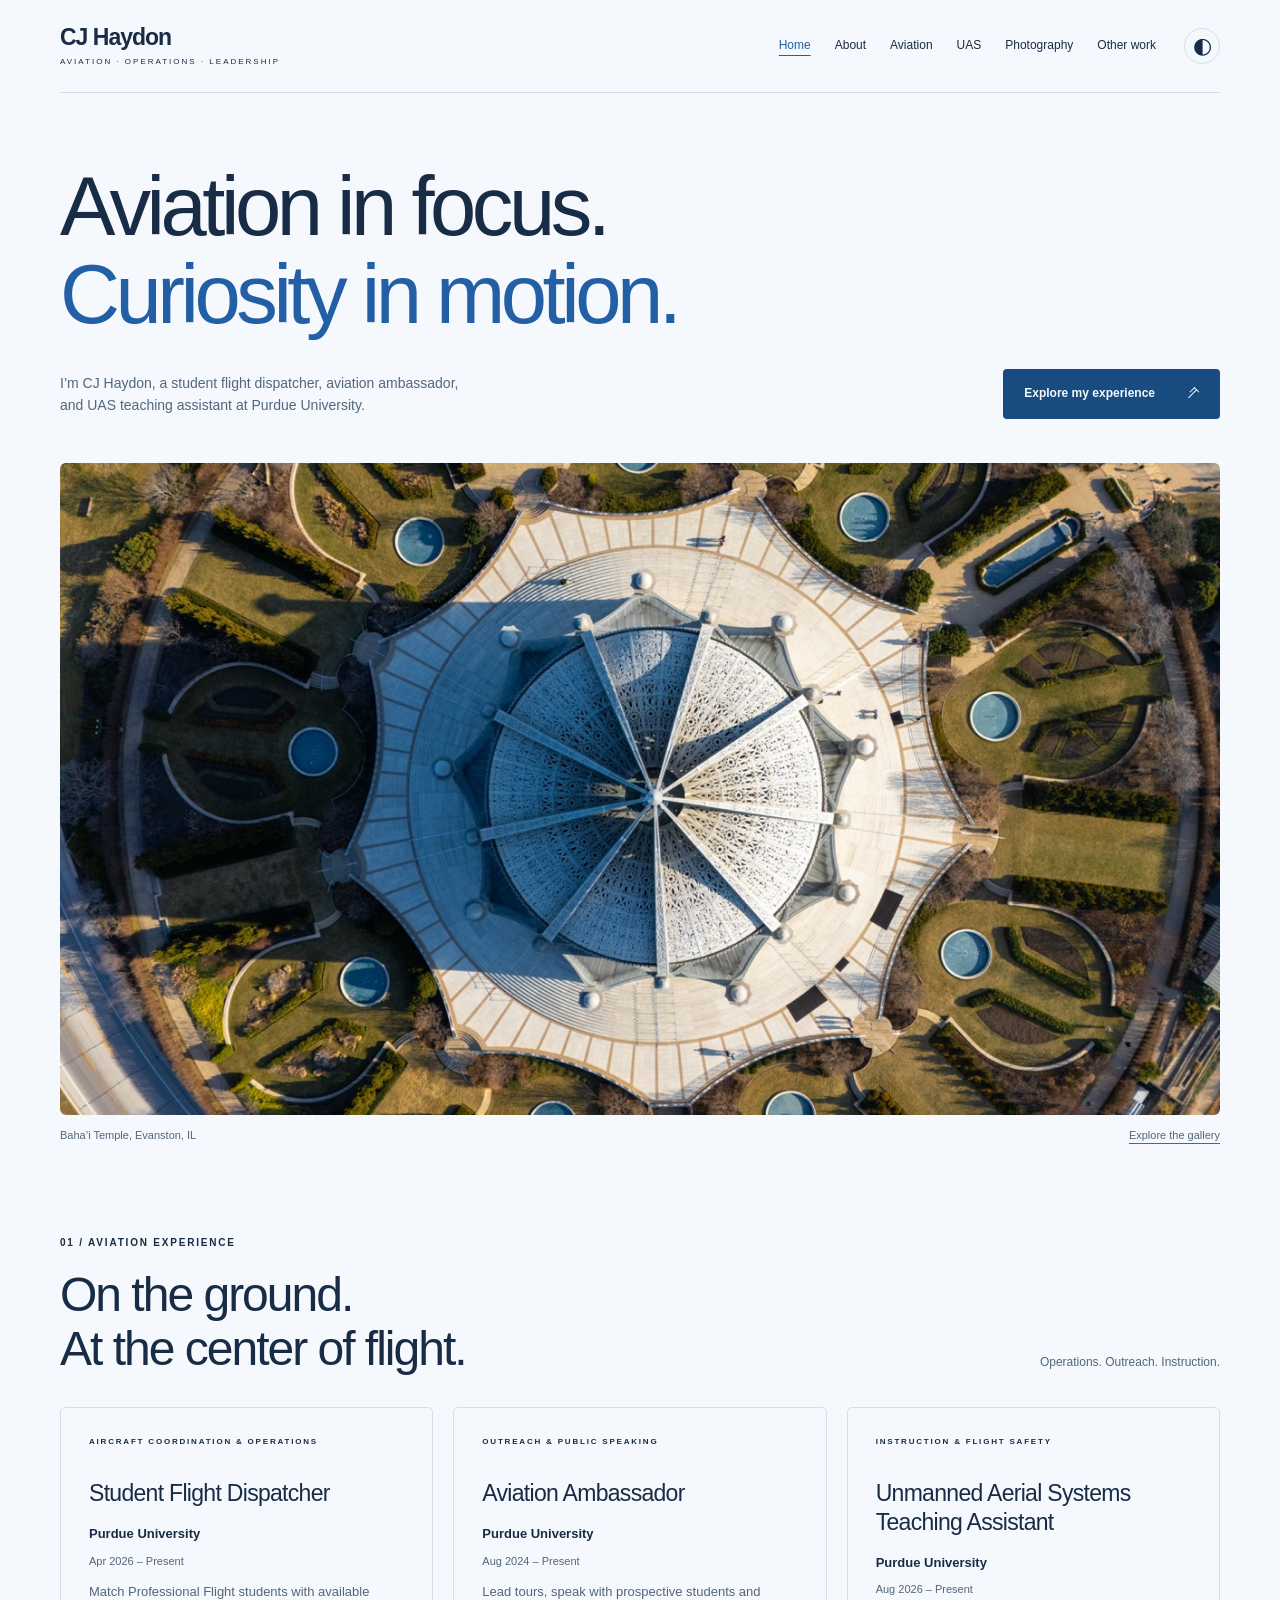
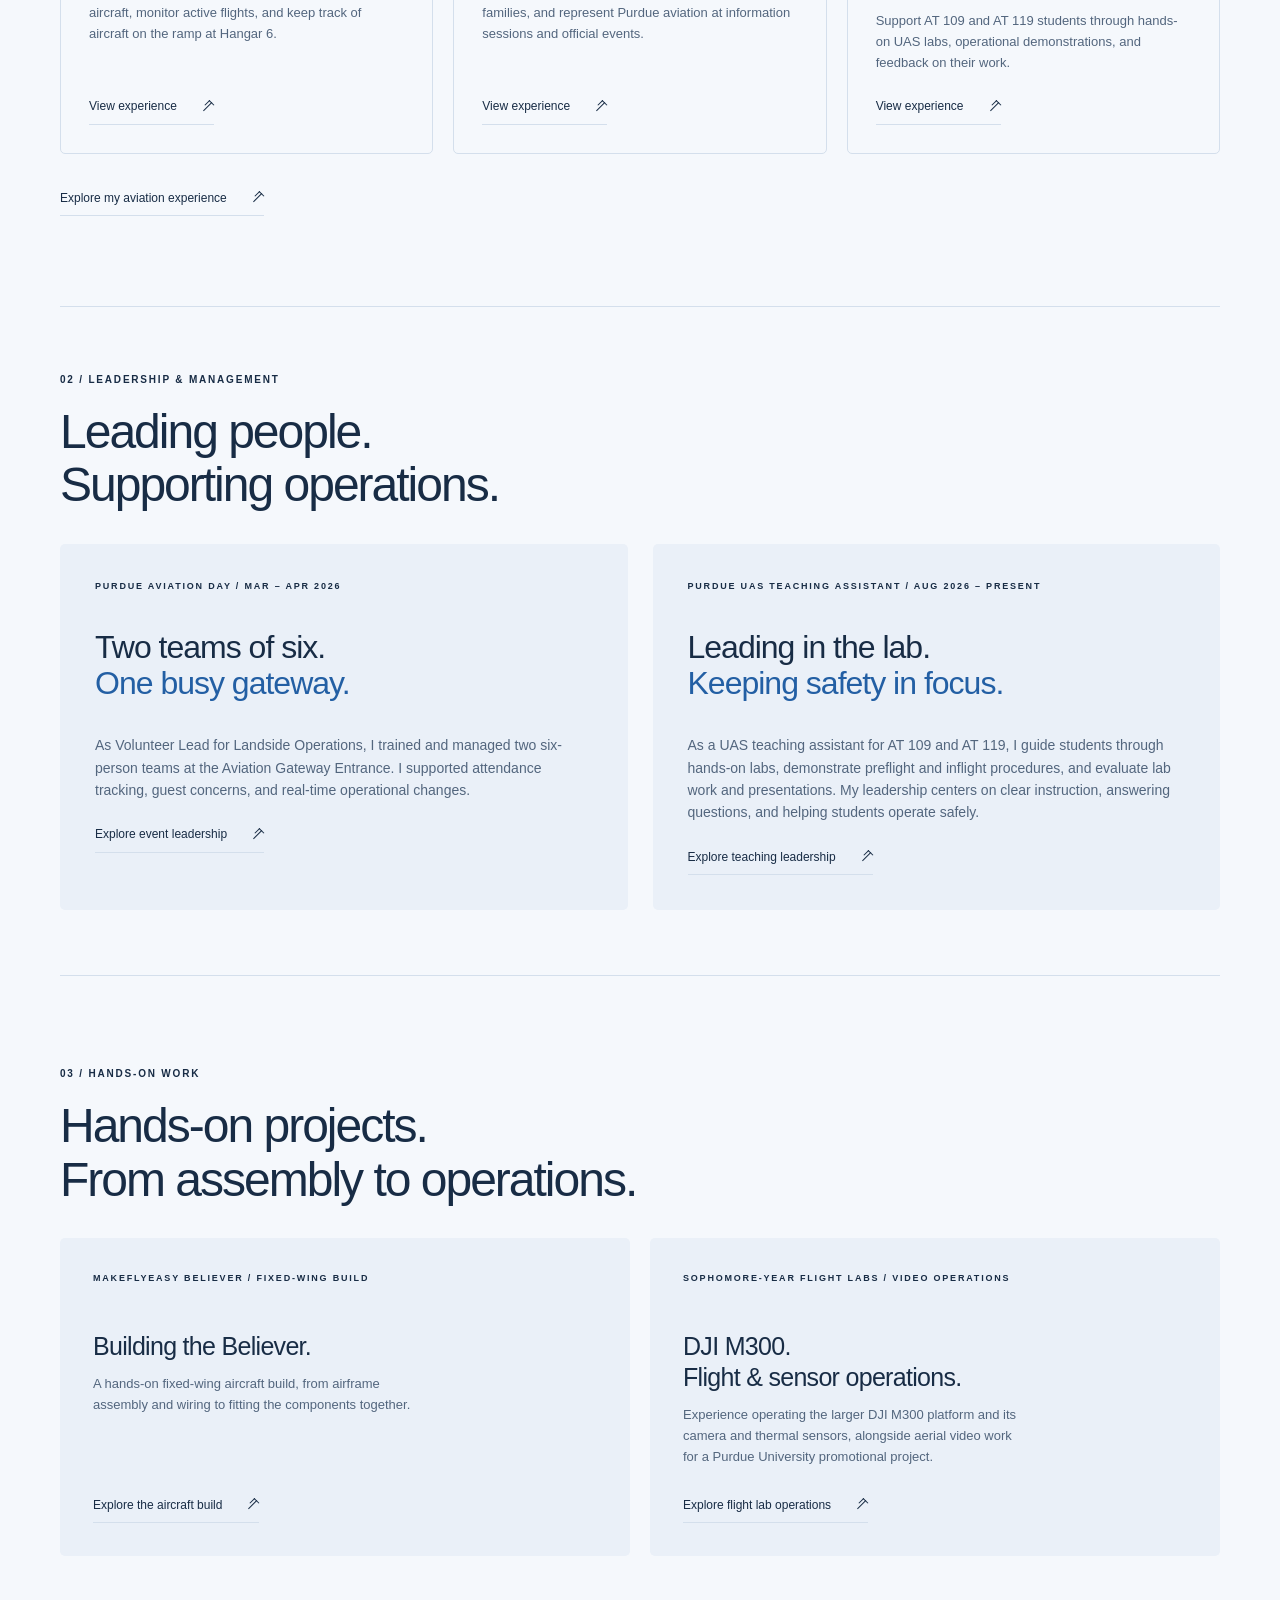
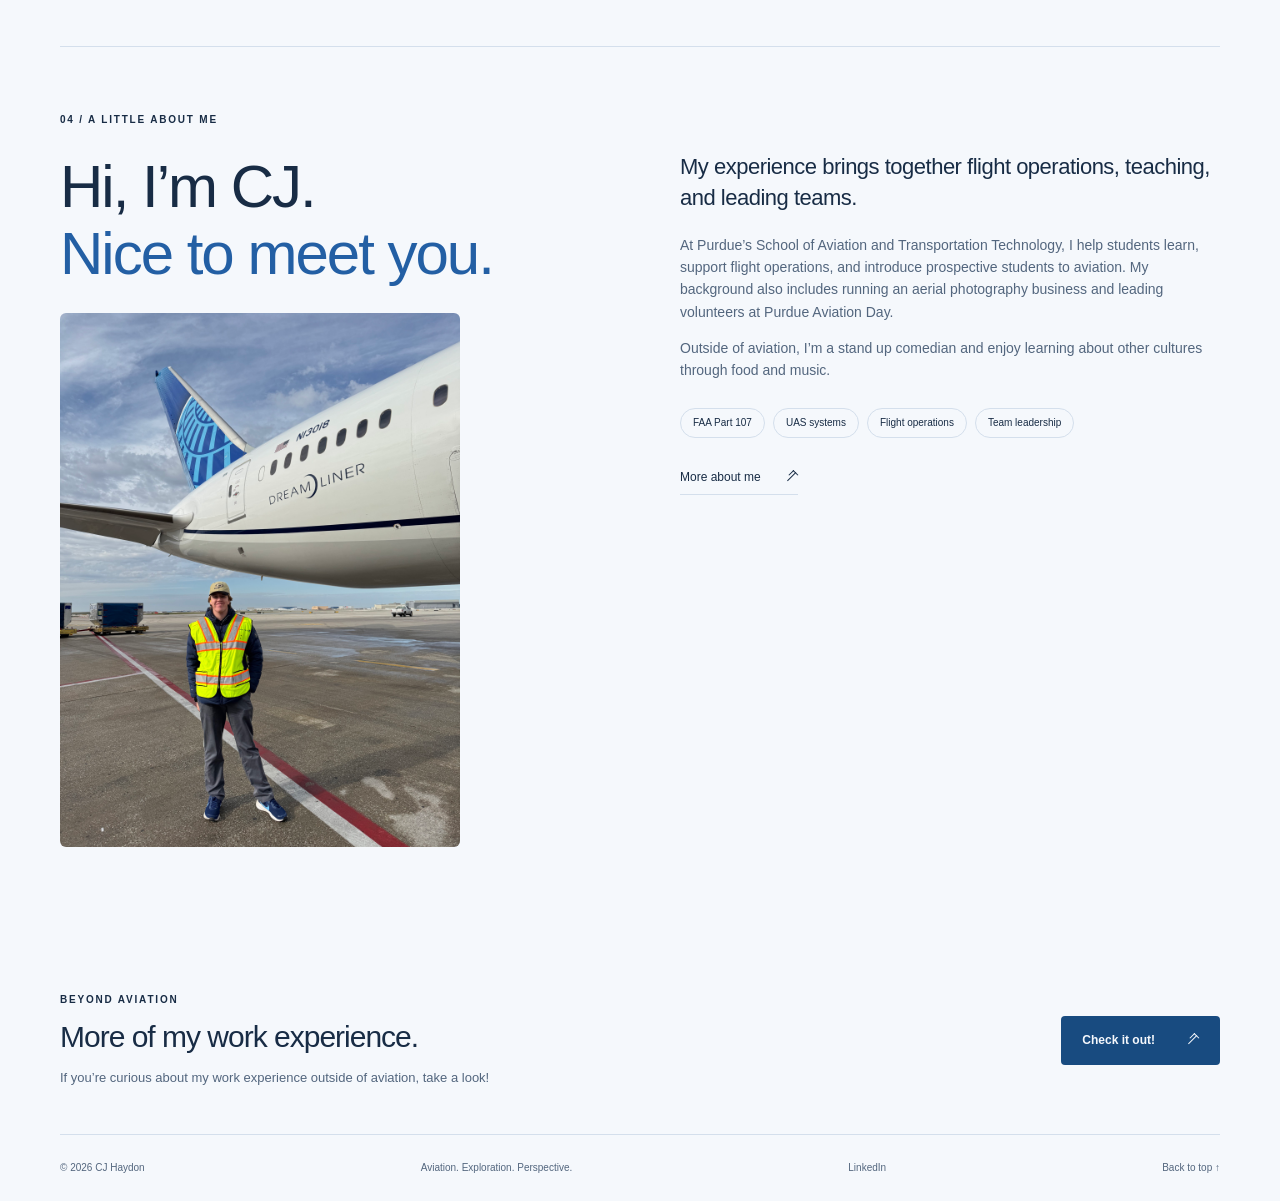
<file: index.html>
<!doctype html>
<html lang="en" data-theme="light">
  <head>
    <meta charset="UTF-8" />
    <meta name="viewport" content="width=device-width, initial-scale=1" />
    <meta
      name="description"
      content="CJ Haydon: aviation operations, UAS instruction, student flight dispatch, team leadership, and aerial photography."
    />
    <meta name="color-scheme" content="light dark" />
    <title>Aviation &amp; leadership — CJ Haydon</title>
    <link rel="icon" href="./favicon.svg" type="image/svg+xml" />
    <link rel="stylesheet" href="./styles.css" />
    <script src="./script.js" defer></script>
  </head>
  <body>
    <a class="skip-link" href="#main">Skip to content</a>
    <header class="site-header wrap">
      <a class="wordmark" href="./index.html" aria-label="CJ Haydon, home"
        >CJ Haydon<span>Aviation · Operations · Leadership</span></a
      >
      <nav aria-label="Main navigation">
        <a href="./index.html" aria-current="page">Home</a
        ><a href="./about.html">About</a><a href="./aviation.html">Aviation</a
        ><a href="./uas.html">UAS</a><a href="./photography.html">Photography</a
        ><a href="./experience.html">Other work</a>
      </nav>
      <button
        class="theme-toggle"
        type="button"
        aria-label="Use dark theme"
        aria-pressed="false"
        hidden
      >
        <span aria-hidden="true">◐</span>
      </button>
    </header>
    <main id="main">
      <section class="hero wrap" aria-labelledby="hero-title">
        <h1 id="hero-title">
          Aviation in focus.<br /><span>Curiosity in motion.</span>
        </h1>
        <div class="hero-bottom">
          <p>
            I’m CJ Haydon, a student flight dispatcher, aviation ambassador,<br
              class="desktop-break"
            />
            and UAS teaching assistant at Purdue University.
          </p>
          <a class="button" href="#experience"
            >Explore my experience<span class="arrow" aria-hidden="true"></span
          ></a>
        </div>
        <figure class="hero-photo">
          <a
            href="./photography.html#garden-geometry"
            aria-label="Explore CJ Haydon’s aerial photography, featuring Baha’i Temple, Evanston, IL"
          >
            <img
              src="./assets/photography/garden-geometry.jpg"
              width="1280"
              height="720"
              fetchpriority="high"
              alt="Overhead view of an ornate circular pavilion surrounded by symmetrical gardens and round pools."
            />
          </a>
          <figcaption>
            <span>Baha’i Temple, Evanston, IL</span
            ><a href="./photography.html">Explore the gallery</a>
          </figcaption>
        </figure>
      </section>
      <section
        class="section wrap"
        id="experience"
        aria-labelledby="experience-title"
      >
        <div class="section-heading">
          <div>
            <p class="eyebrow">01 / Aviation experience</p>
            <h2 id="experience-title">
              On the ground.<br />At the center of flight.
            </h2>
          </div>
          <p>Operations. Outreach. Instruction.</p>
        </div>
        <div class="featured-roles">
          <a class="role-card" href="./aviation.html#flight-dispatcher"
            ><p class="eyebrow">Aircraft coordination & operations</p>
            <h3>Student Flight Dispatcher</h3>
            <p class="role-organization">Purdue University</p>
            <p class="role-date">Apr 2026 – Present</p>
            <p class="role-summary">
              Match Professional Flight students with available aircraft,
              monitor active flights, and keep track of aircraft on the ramp at
              Hangar 6.
            </p>
            <span class="text-link"
              >View experience
              <span class="arrow" aria-hidden="true"></span></span
          ></a>
          <a class="role-card" href="./aviation.html#aviation-ambassador"
            ><p class="eyebrow">Outreach & public speaking</p>
            <h3>Aviation Ambassador</h3>
            <p class="role-organization">Purdue University</p>
            <p class="role-date">Aug 2024 – Present</p>
            <p class="role-summary">
              Lead tours, speak with prospective students and families, and
              represent Purdue aviation at information sessions and official
              events.
            </p>
            <span class="text-link"
              >View experience
              <span class="arrow" aria-hidden="true"></span></span
          ></a>
          <a class="role-card" href="./aviation.html#teaching-assistant"
            ><p class="eyebrow">Instruction & flight safety</p>
            <h3>Unmanned Aerial Systems Teaching Assistant</h3>
            <p class="role-organization">Purdue University</p>
            <p class="role-date">Aug 2026 – Present</p>
            <p class="role-summary">
              Support AT 109 and AT 119 students through hands-on UAS labs,
              operational demonstrations, and feedback on their work.
            </p>
            <span class="text-link"
              >View experience
              <span class="arrow" aria-hidden="true"></span></span
          ></a>
        </div>
        <div class="section-action">
          <a class="text-link" href="./aviation.html"
            >Explore my aviation experience<span
              class="arrow"
              aria-hidden="true"
            ></span
          ></a>
        </div>
      </section>
      <section
        class="leadership-section wrap"
        aria-labelledby="leadership-title"
      >
        <div class="section-heading">
          <div>
            <p class="eyebrow">02 / Leadership & management</p>
            <h2 id="leadership-title">
              Leading people.<br />Supporting operations.
            </h2>
          </div>
        </div>
        <div class="leadership-grid">
          <article class="leadership-card">
            <p class="eyebrow">Purdue Aviation Day / Mar – Apr 2026</p>
            <h3>Two teams of six.<br /><span>One busy gateway.</span></h3>
            <p>
              As Volunteer Lead for Landside Operations, I trained and managed
              two six-person teams at the Aviation Gateway Entrance. I supported
              attendance tracking, guest concerns, and real-time operational
              changes.
            </p>
            <a class="text-link" href="./aviation.html#landside-lead"
              >Explore event leadership<span
                class="arrow"
                aria-hidden="true"
              ></span
            ></a>
          </article>
          <article class="leadership-card">
            <p class="eyebrow">
              Purdue UAS Teaching Assistant / Aug 2026 – Present
            </p>
            <h3>
              Leading in the lab.<br /><span>Keeping safety in focus.</span>
            </h3>
            <p>
              As a UAS teaching assistant for AT 109 and AT 119, I guide
              students through hands-on labs, demonstrate preflight and inflight
              procedures, and evaluate lab work and presentations. My leadership
              centers on clear instruction, answering questions, and helping
              students operate safely.
            </p>
            <a class="text-link" href="./aviation.html#teaching-assistant"
              >Explore teaching leadership<span
                class="arrow"
                aria-hidden="true"
              ></span
            ></a>
          </article>
        </div>
      </section>
      <section class="section wrap" aria-labelledby="projects-title">
        <div class="section-heading">
          <div>
            <p class="eyebrow">03 / Hands-on work</p>
            <h2 id="projects-title">
              Hands-on projects.<br />From assembly to operations.
            </h2>
          </div>
        </div>
        <div class="collection-grid">
          <a class="collection-card" href="./uas.html#believer"
            ><span class="eyebrow"
              >MakeFlyEasy Believer / Fixed-wing build</span
            >
            <h3>Building the Believer.</h3>
            <p>
              A hands-on fixed-wing aircraft build, from airframe assembly and
              wiring to fitting the components together.
            </p>
            <span class="text-link"
              >Explore the aircraft build
              <span class="arrow" aria-hidden="true"></span></span
          ></a>
          <a class="collection-card" href="./uas.html#flight-labs"
            ><span class="eyebrow"
              >Sophomore-year flight labs / Video operations</span
            >
            <h3>DJI M300.<br />Flight & sensor operations.</h3>
            <p>
              Experience operating the larger DJI M300 platform and its camera
              and thermal sensors, alongside aerial video work for a Purdue
              University promotional project.
            </p>
            <span class="text-link"
              >Explore flight lab operations
              <span class="arrow" aria-hidden="true"></span></span
          ></a>
        </div>
      </section>
      <section class="about-section wrap" aria-labelledby="about-title">
        <div>
          <p class="eyebrow">04 / A little about me</p>
          <h2 id="about-title">
            Hi, I’m CJ.<br /><span>Nice to meet you.</span>
          </h2>
          <img
            class="about-portrait"
            src="./assets/cj-haydon-dreamliner.jpg"
            width="1920"
            height="2560"
            loading="lazy"
            decoding="async"
            alt="CJ Haydon wearing a high-visibility vest on an airport apron beside a United Dreamliner."
          />
        </div>
        <div class="about-copy">
          <p class="about-lead">
            My experience brings together flight operations, teaching, and
            leading teams.
          </p>
          <p>
            At Purdue’s School of Aviation and Transportation Technology, I help
            students learn, support flight operations, and introduce prospective
            students to aviation. My background also includes running an aerial
            photography business and leading volunteers at Purdue Aviation Day.
          </p>
          <p>
            Outside of aviation, I’m a stand up comedian and enjoy learning
            about other cultures through food and music.
          </p>
          <div class="interest-list">
            <span>FAA Part 107</span><span>UAS systems</span
            ><span>Flight operations</span><span>Team leadership</span>
          </div>
          <a class="text-link" href="./about.html"
            >More about me<span class="arrow" aria-hidden="true"></span
          ></a>
        </div>
      </section>
      <section class="other-experience-link wrap">
        <div>
          <p class="eyebrow">Beyond aviation</p>
          <h2>More of my work experience.</h2>
          <p>
            If you’re curious about my work experience outside of aviation, take
            a look!
          </p>
        </div>
        <a class="button" href="./experience.html"
          >Check it out!<span class="arrow" aria-hidden="true"></span
        ></a>
      </section>
    </main>
    <footer class="site-footer wrap">
      <span>© <span id="year">2026</span> CJ Haydon</span
      ><span>Aviation. Exploration. Perspective.</span
      ><a
        href="https://www.linkedin.com/in/christopherjhaydon"
        target="_blank"
        rel="noopener noreferrer"
        >LinkedIn</a
      ><a href="#main">Back to top ↑</a>
    </footer>
  </body>
</html>
</file>
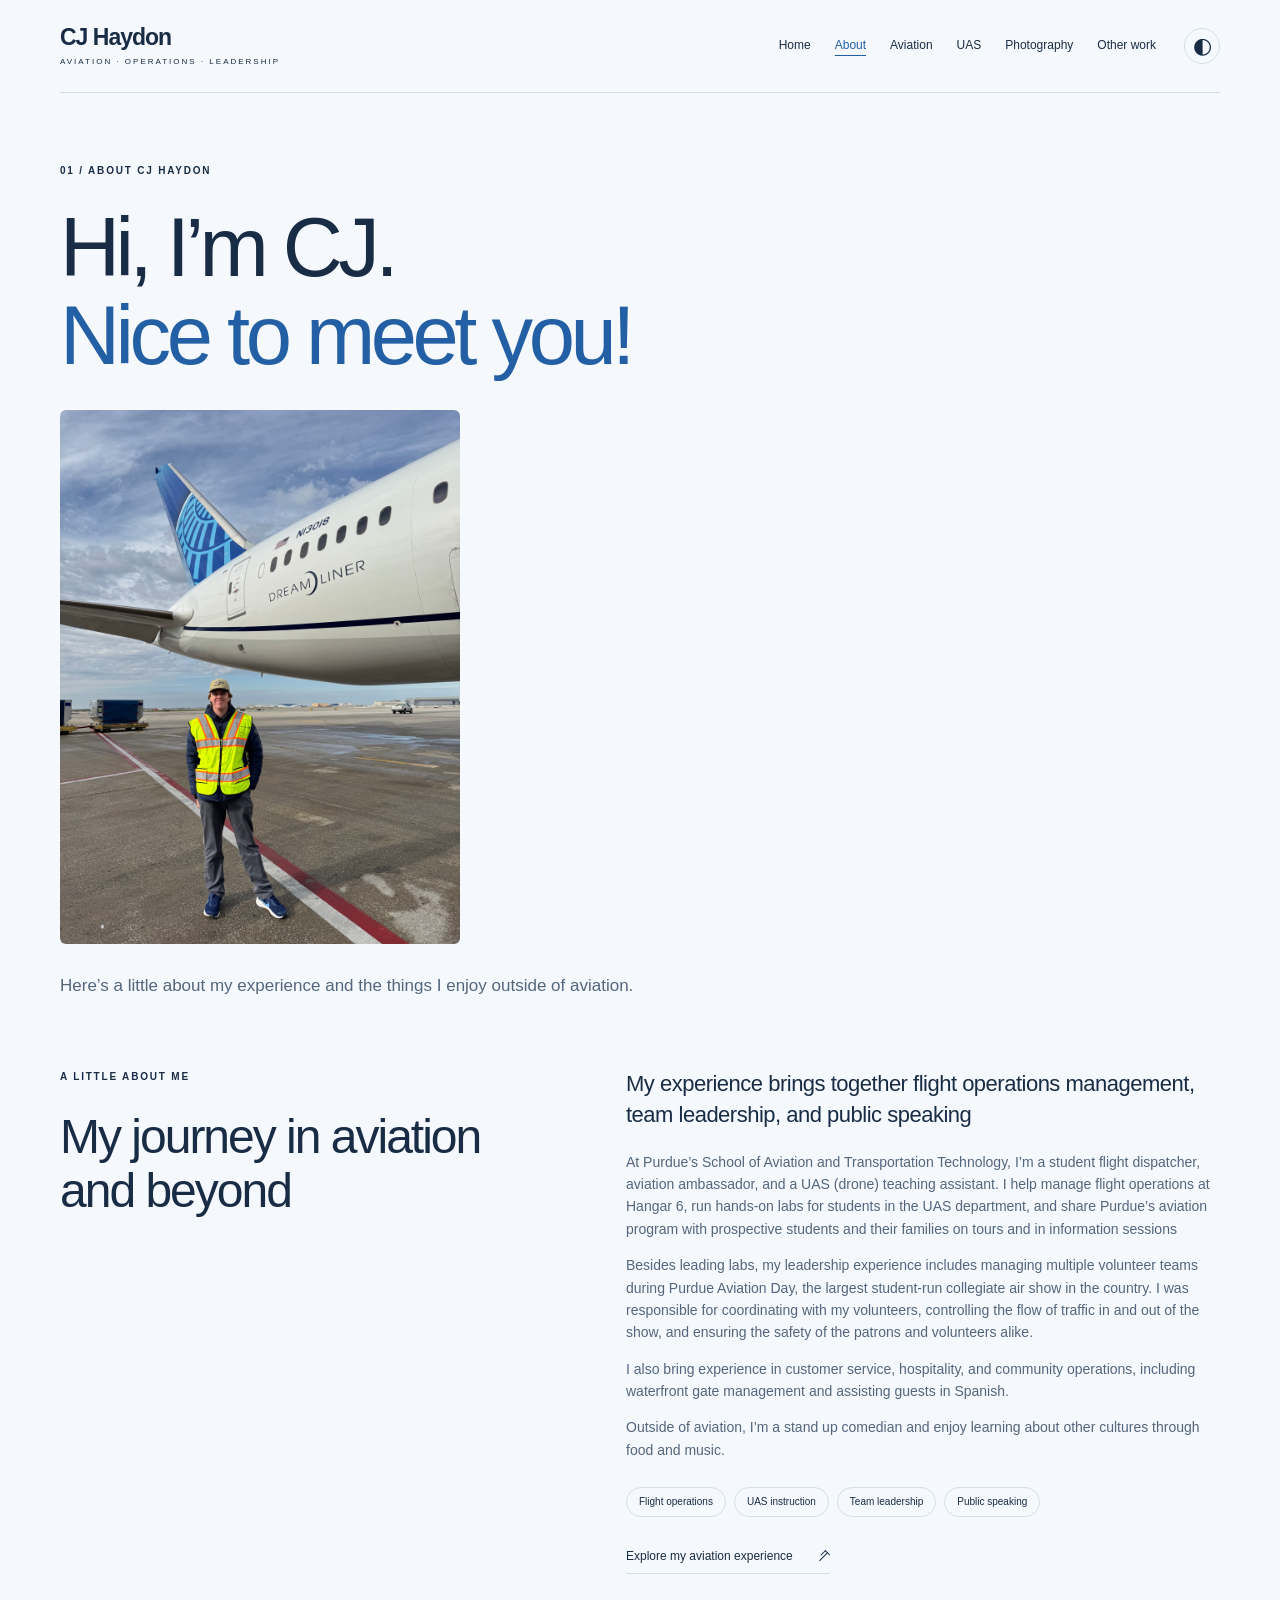
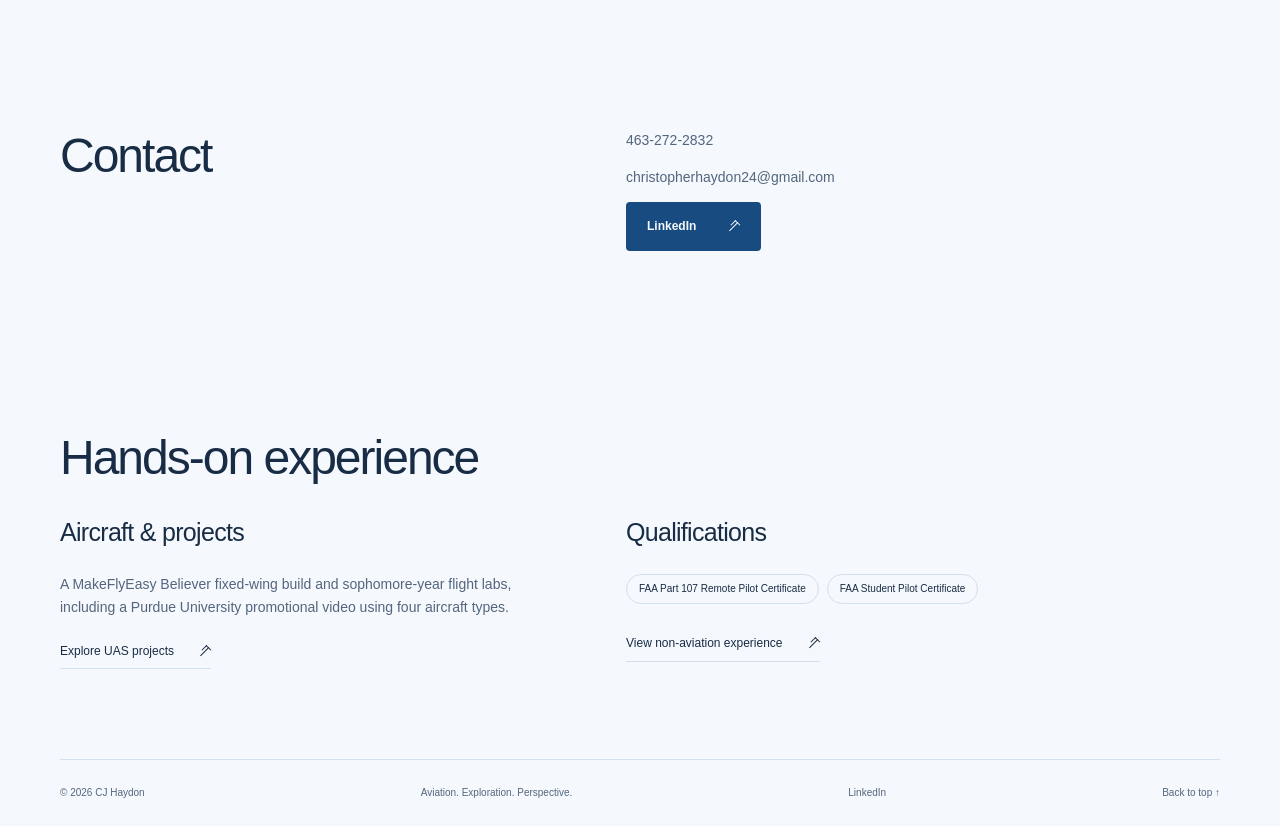
<file: about.html>
<!doctype html>
<html lang="en" data-theme="light">
  <head>
    <meta charset="UTF-8" />
    <meta name="viewport" content="width=device-width, initial-scale=1" />
    <meta
      name="description"
      content="Meet CJ Haydon: UAS teaching assistant, student flight dispatcher, aviation ambassador, volunteer lead, and aerial photography business owner."
    />
    <meta name="color-scheme" content="light dark" />
    <title>About — CJ Haydon</title>
    <link rel="icon" href="./favicon.svg" type="image/svg+xml" />
    <link rel="stylesheet" href="./styles.css" />
    <script src="./script.js" defer></script>
  </head>
  <body>
    <a class="skip-link" href="#main">Skip to content</a>
    <header class="site-header wrap">
      <a class="wordmark" href="./index.html" aria-label="CJ Haydon, home"
        >CJ Haydon<span>Aviation · Operations · Leadership</span></a
      >
      <nav aria-label="Main navigation">
        <a href="./index.html">Home</a
        ><a href="./about.html" aria-current="page">About</a
        ><a href="./aviation.html">Aviation</a><a href="./uas.html">UAS</a
        ><a href="./photography.html">Photography</a
        ><a href="./experience.html">Other work</a>
      </nav>
      <button
        class="theme-toggle"
        type="button"
        aria-label="Use dark theme"
        aria-pressed="false"
        hidden
      >
        <span aria-hidden="true">◐</span>
      </button>
    </header>
    <main id="main">
      <section class="page-intro wrap">
        <p class="eyebrow">01 / About CJ Haydon</p>
        <h1>Hi, I’m CJ.<br /><span>Nice to meet you!</span></h1>
        <img
          class="about-portrait"
          src="./assets/cj-haydon-dreamliner.jpg"
          width="1920"
          height="2560"
          decoding="async"
          alt="CJ Haydon wearing a high-visibility vest on an airport apron beside a United Dreamliner."
        />
        <p class="page-lead">
          Here’s a little about my experience and the things I enjoy outside of
          aviation.
        </p>
      </section>
      <section class="story-grid wrap section-after-intro">
        <div>
          <p class="eyebrow">A little about me</p>
          <h2>My journey in aviation and beyond</h2>
        </div>
        <div class="prose">
          <p class="about-lead">
            My experience brings together flight operations management, team leadership, and public speaking
          </p>
          <p>
            At Purdue’s School of Aviation and Transportation Technology, I’m a student flight dispatcher, aviation ambassador, and a UAS (drone) teaching assistant. I help manage flight operations at Hangar 6, run hands-on labs for students in the UAS department, and share Purdue’s aviation program with prospective students and their families on tours and in information sessions
          </p>
          <p>
            Besides leading labs, my leadership experience includes managing multiple volunteer teams during Purdue Aviation Day, the largest student-run collegiate air show in the country. I was responsible for coordinating with my volunteers, controlling the flow of traffic in and out of the show, and ensuring the safety of the patrons and volunteers alike.
          </p>
          <p>
            I also bring experience in customer service, hospitality, and
            community operations, including waterfront gate management and
            assisting guests in Spanish.
          </p>
          <p>
            Outside of aviation, I’m a stand up comedian and enjoy learning
            about other cultures through food and music.
          </p>
          <div class="interest-list">
            <span>Flight operations</span><span>UAS instruction</span
            ><span>Team leadership</span><span>Public speaking</span>
          </div>
          <a class="text-link" href="./aviation.html"
            >Explore my aviation experience<span
              class="arrow"
              aria-hidden="true"
            ></span
          ></a>
        </div>
      </section>
      <section class="story-grid section wrap" id="contact" aria-labelledby="contact-title">
        <div>
          <h2 id="contact-title">Contact</h2>
        </div>
        <div class="prose">
          <p><a href="tel:+14632722832">463-272-2832</a></p>
          <p><a href="mailto:christopherhaydon24@gmail.com">christopherhaydon24@gmail.com</a></p>
          <a
            class="button"
            href="https://www.linkedin.com/in/christopherjhaydon"
            target="_blank"
            rel="noopener noreferrer"
            >LinkedIn<span class="arrow" aria-hidden="true"></span
          ></a>
        </div>
      </section>
      <section class="section wrap">
        <div class="section-heading">
          <div>
            <h2>Hands-on experience</h2>
          </div>
        </div>
        <div class="story-grid">
          <div>
            <h3>Aircraft & projects</h3>
            <p class="muted-copy">
              A MakeFlyEasy Believer fixed-wing build and sophomore-year flight
              labs, including a Purdue University promotional video using four
              aircraft types.
            </p>
            <a class="text-link" href="./uas.html"
              >Explore UAS projects<span class="arrow" aria-hidden="true"></span
            ></a>
          </div>
          <div>
            <h3>Qualifications</h3>
            <div class="interest-list">
              <span>FAA Part 107 Remote Pilot Certificate</span
              ><span>FAA Student Pilot Certificate</span>
            </div>
            <a class="text-link" href="./experience.html"
              >View non-aviation experience<span
                class="arrow"
                aria-hidden="true"
              ></span
            ></a>
          </div>
        </div>
      </section>
    </main>
    <footer class="site-footer wrap">
      <span>© <span id="year">2026</span> CJ Haydon</span
      ><span>Aviation. Exploration. Perspective.</span
      ><a
        href="https://www.linkedin.com/in/christopherjhaydon"
        target="_blank"
        rel="noopener noreferrer"
        >LinkedIn</a
      ><a href="#main">Back to top ↑</a>
    </footer>
  </body>
</html>
</file>
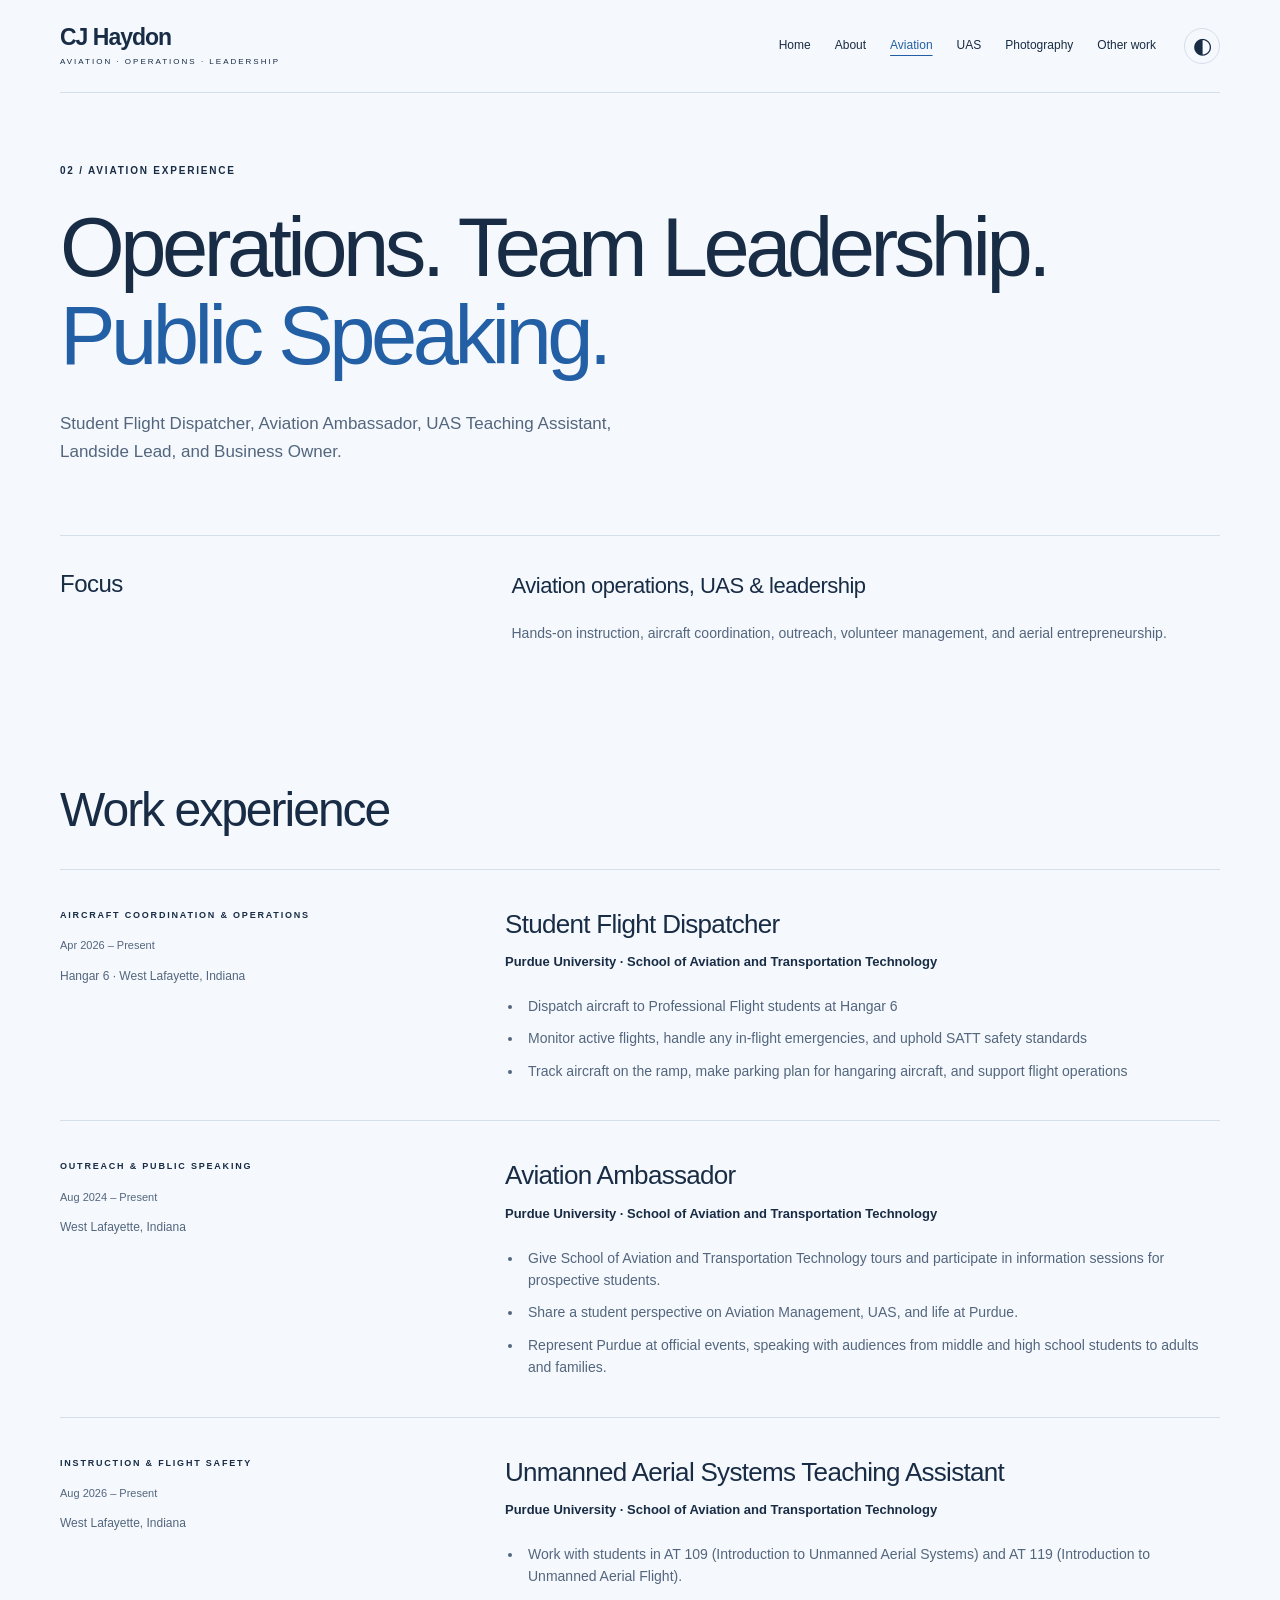
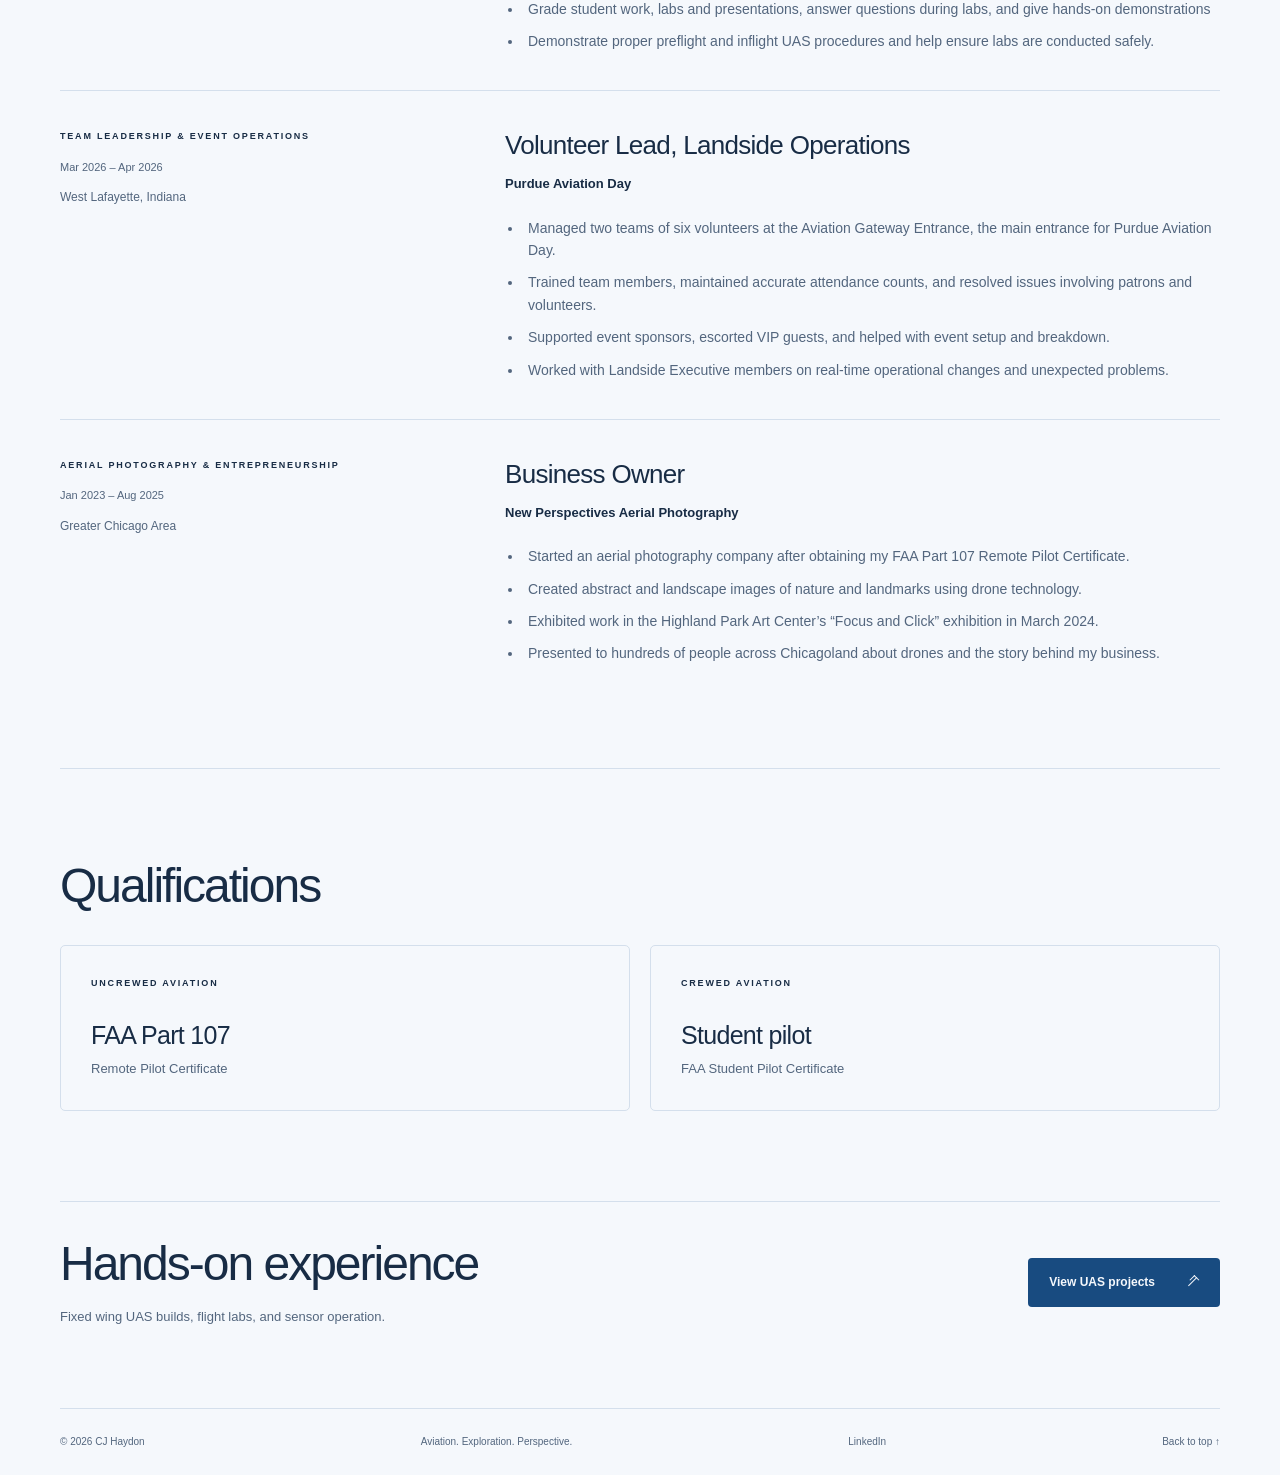
<file: aviation.html>
<!doctype html>
<html lang="en" data-theme="light">
  <head>
    <meta charset="UTF-8" />
    <meta name="viewport" content="width=device-width, initial-scale=1" />
    <meta
      name="description"
      content="CJ Haydon’s aviation experience at Purdue University, flight operations, UAS teaching, volunteer leadership, and aerial photography business."
    />
    <meta name="color-scheme" content="light dark" />
    <title>Aviation experience — CJ Haydon</title>
    <link rel="icon" href="./favicon.svg" type="image/svg+xml" />
    <link rel="stylesheet" href="./styles.css" />
    <script src="./script.js" defer></script>
  </head>
  <body>
    <a class="skip-link" href="#main">Skip to content</a>
    <header class="site-header wrap">
      <a class="wordmark" href="./index.html" aria-label="CJ Haydon, home"
        >CJ Haydon<span>Aviation · Operations · Leadership</span></a
      >
      <nav aria-label="Main navigation">
        <a href="./index.html">Home</a><a href="./about.html">About</a
        ><a href="./aviation.html" aria-current="page">Aviation</a
        ><a href="./uas.html">UAS</a><a href="./photography.html">Photography</a
        ><a href="./experience.html">Other work</a>
      </nav>
      <button
        class="theme-toggle"
        type="button"
        aria-label="Use dark theme"
        aria-pressed="false"
        hidden
      >
        <span aria-hidden="true">◐</span>
      </button>
    </header>
    <main id="main">
      <section class="page-intro wrap">
        <p class="eyebrow">02 / Aviation experience</p>
        <h1>Operations. Team Leadership.<br /><span>Public Speaking.</span></h1>
        <p class="page-lead">
          Student Flight Dispatcher, Aviation Ambassador, UAS Teaching
          Assistant, Landside Lead, and Business Owner.
        </p>
      </section>
      <section
        class="wrap section-after-intro"
        aria-label="Aviation focus"
      >
        <div class="resume-row">
          <h2>Focus</h2>
          <div>
            <p class="about-lead">Aviation operations, UAS & leadership</p>
            <p>
              Hands-on instruction, aircraft coordination, outreach, volunteer
              management, and aerial entrepreneurship.
            </p>
          </div>
        </div>
      </section>
      <section
        class="wrap section-after-intro"
        aria-labelledby="aviation-roles-title"
      >
        <div class="section-heading">
          <div>
            <h2 id="aviation-roles-title">Work experience</h2>
          </div>
        </div>
        <div class="experience-timeline" aria-label="Aviation roles">
          <article class="experience-entry" id="flight-dispatcher">
            <div class="experience-meta">
              <p class="eyebrow">Aircraft coordination & operations</p>
              <p class="role-date">Apr 2026 – Present</p>
              <p class="role-location">Hangar 6 · West Lafayette, Indiana</p>
            </div>
            <div class="experience-copy">
              <h3>Student Flight Dispatcher</h3>
              <p class="role-organization">
                Purdue University · School of Aviation and Transportation
                Technology
              </p>
              <ul class="experience-bullets">
                <li>
                  Dispatch aircraft to Professional Flight students at Hangar 6
                </li>
                <li>
                  Monitor active flights, handle any in-flight emergencies, and uphold SATT safety standards
                </li>
                <li>
                  Track aircraft on the ramp, make parking plan for hangaring aircraft, and support flight operations
                </li>
              </ul>
            </div>
          </article>
          <article class="experience-entry" id="aviation-ambassador">
            <div class="experience-meta">
              <p class="eyebrow">Outreach & public speaking</p>
              <p class="role-date">Aug 2024 – Present</p>
              <p class="role-location">West Lafayette, Indiana</p>
            </div>
            <div class="experience-copy">
              <h3>Aviation Ambassador</h3>
              <p class="role-organization">
                Purdue University · School of Aviation and Transportation
                Technology
              </p>
              <ul class="experience-bullets">
                <li>
                  Give School of Aviation and Transportation Technology tours
                  and participate in information sessions for prospective
                  students.
                </li>
                <li>
                  Share a student perspective on Aviation Management, UAS, and
                  life at Purdue.
                </li>
                <li>
                  Represent Purdue at official events, speaking with audiences
                  from middle and high school students to adults and families.
                </li>
              </ul>
            </div>
          </article>
          <article class="experience-entry" id="teaching-assistant">
            <div class="experience-meta">
              <p class="eyebrow">Instruction & flight safety</p>
              <p class="role-date">Aug 2026 – Present</p>
              <p class="role-location">West Lafayette, Indiana</p>
            </div>
            <div class="experience-copy">
              <h3>Unmanned Aerial Systems Teaching Assistant</h3>
              <p class="role-organization">
                Purdue University · School of Aviation and Transportation
                Technology
              </p>
              <ul class="experience-bullets">
                <li>
                  Work with students in AT 109 (Introduction to Unmanned Aerial
                  Systems) and AT 119 (Introduction to Unmanned Aerial Flight).
                </li>
                <li>
                  Grade student work, labs and presentations, answer questions during labs, and give hands-on demonstrations
                </li>
                <li>
                  Demonstrate proper preflight and inflight UAS procedures and
                  help ensure labs are conducted safely.
                </li>
              </ul>
            </div>
          </article>
          <article class="experience-entry" id="landside-lead">
            <div class="experience-meta">
              <p class="eyebrow">Team leadership & event operations</p>
              <p class="role-date">Mar 2026 – Apr 2026</p>
              <p class="role-location">West Lafayette, Indiana</p>
            </div>
            <div class="experience-copy">
              <h3>Volunteer Lead, Landside Operations</h3>
              <p class="role-organization">Purdue Aviation Day</p>
              <ul class="experience-bullets">
                <li>
                  Managed two teams of six volunteers at the Aviation Gateway
                  Entrance, the main entrance for Purdue Aviation Day.
                </li>
                <li>
                  Trained team members, maintained accurate attendance counts,
                  and resolved issues involving patrons and volunteers.
                </li>
                <li>
                  Supported event sponsors, escorted VIP guests, and helped with
                  event setup and breakdown.
                </li>
                <li>
                  Worked with Landside Executive members on real-time
                  operational changes and unexpected problems.
                </li>
              </ul>
            </div>
          </article>
          <article class="experience-entry" id="aerial-business">
            <div class="experience-meta">
              <p class="eyebrow">Aerial photography & entrepreneurship</p>
              <p class="role-date">Jan 2023 – Aug 2025</p>
              <p class="role-location">Greater Chicago Area</p>
            </div>
            <div class="experience-copy">
              <h3>Business Owner</h3>
              <p class="role-organization">
                New Perspectives Aerial Photography
              </p>
              <ul class="experience-bullets">
                <li>
                  Started an aerial photography company after obtaining my FAA
                  Part 107 Remote Pilot Certificate.
                </li>
                <li>
                  Created abstract and landscape images of nature and landmarks
                  using drone technology.
                </li>
                <li>
                  Exhibited work in the Highland Park Art Center’s “Focus and
                  Click” exhibition in March 2024.
                </li>
                <li>
                  Presented to hundreds of people across Chicagoland about
                  drones and the story behind my business.
                </li>
              </ul>
            </div>
          </article>
        </div>
      </section>
      <section
        class="wrap section credentials-section"
        aria-labelledby="qualifications"
      >
        <div class="section-heading">
          <div>
            <h2 id="qualifications">Qualifications</h2>
          </div>
        </div>
        <div class="credential-grid">
          <article class="credential">
            <span class="eyebrow">Uncrewed aviation</span>
            <h3>FAA Part 107</h3>
            <p>Remote Pilot Certificate</p>
          </article>
          <article class="credential">
            <span class="eyebrow">Crewed aviation</span>
            <h3>Student pilot</h3>
            <p>FAA Student Pilot Certificate</p>
          </article>
        </div>
      </section>
      <section
        class="next-section hands-on-section wrap"
        aria-labelledby="hands-on-title"
      >
        <div>
          <h2 id="hands-on-title">Hands-on experience</h2>
          <p>Fixed wing UAS builds, flight labs, and sensor operation.</p>
        </div>
        <a class="button" href="./uas.html"
          >View UAS projects<span class="arrow" aria-hidden="true"></span
        ></a>
      </section>
    </main>
    <footer class="site-footer wrap">
      <span>© <span id="year">2026</span> CJ Haydon</span
      ><span>Aviation. Exploration. Perspective.</span
      ><a
        href="https://www.linkedin.com/in/christopherjhaydon"
        target="_blank"
        rel="noopener noreferrer"
        >LinkedIn</a
      ><a href="#main">Back to top ↑</a>
    </footer>
  </body>
</html>
</file>
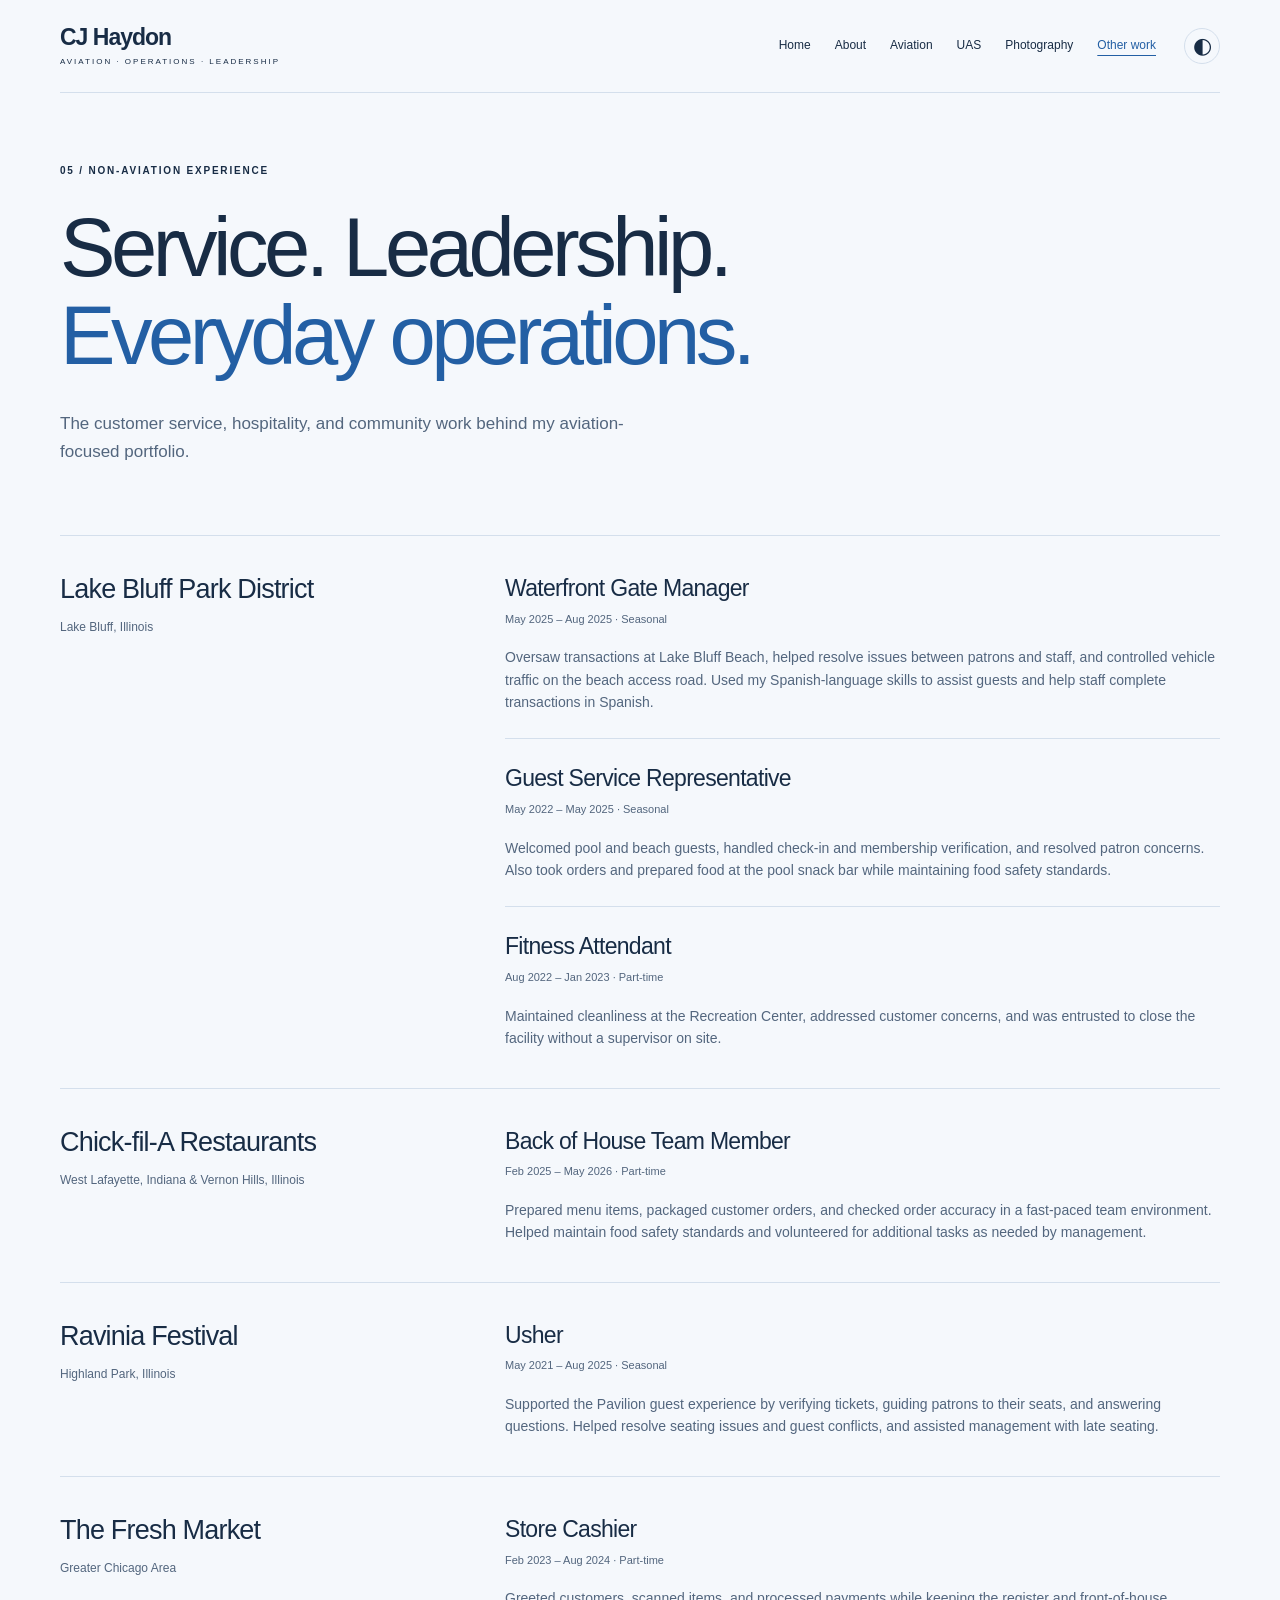
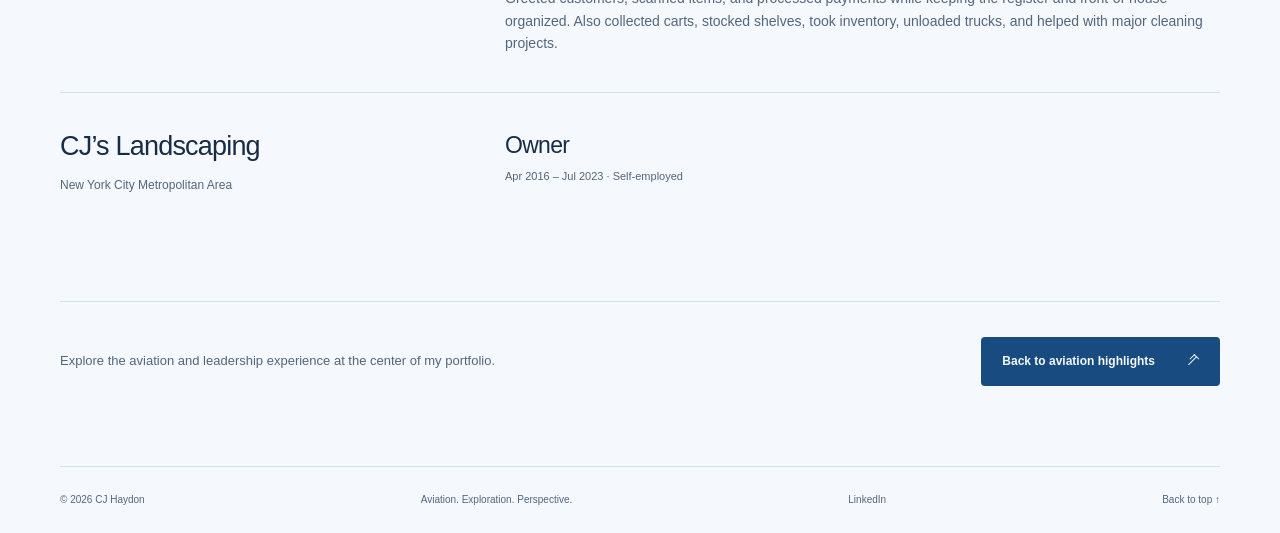
<file: experience.html>
<!doctype html>
<html lang="en" data-theme="light">
  <head>
    <meta charset="UTF-8" />
    <meta name="viewport" content="width=device-width, initial-scale=1" />
    <meta
      name="description"
      content="CJ Haydon’s non-aviation experience: Lake Bluff Park District, Chick-fil-A, Ravinia Festival, The Fresh Market, and CJ’s Landscaping."
    />
    <meta name="color-scheme" content="light dark" />
    <title>Non-aviation experience — CJ Haydon</title>
    <link rel="icon" href="./favicon.svg" type="image/svg+xml" />
    <link rel="stylesheet" href="./styles.css" />
    <script src="./script.js" defer></script>
  </head>
  <body>
    <a class="skip-link" href="#main">Skip to content</a>
    <header class="site-header wrap">
      <a class="wordmark" href="./index.html" aria-label="CJ Haydon, home"
        >CJ Haydon<span>Aviation · Operations · Leadership</span></a
      >
      <nav aria-label="Main navigation">
        <a href="./index.html">Home</a><a href="./about.html">About</a
        ><a href="./aviation.html">Aviation</a><a href="./uas.html">UAS</a
        ><a href="./photography.html">Photography</a
        ><a href="./experience.html" aria-current="page">Other work</a>
      </nav>
      <button
        class="theme-toggle"
        type="button"
        aria-label="Use dark theme"
        aria-pressed="false"
        hidden
      >
        <span aria-hidden="true">◐</span>
      </button>
    </header>
    <main id="main">
      <section class="page-intro wrap">
        <p class="eyebrow">05 / Non-aviation experience</p>
        <h1>Service. Leadership.<br /><span>Everyday operations.</span></h1>
        <p class="page-lead">
          The customer service, hospitality, and community work behind my
          aviation-focused portfolio.
        </p>
      </section>
      <section
        class="wrap section-after-intro employer-list"
        aria-label="Non-aviation work history"
      >
        <article class="employer-entry" id="lake-bluff">
          <div class="employer-heading">
            <h2>Lake Bluff Park District</h2>
            <p class="role-location">Lake Bluff, Illinois</p>
          </div>
          <div>
            <div class="employer-role">
              <div class="employer-role-heading">
                <h3>Waterfront Gate Manager</h3>
                <p class="role-date">May 2025 – Aug 2025 · Seasonal</p>
              </div>
              <p>
                Oversaw transactions at Lake Bluff Beach, helped resolve issues
                between patrons and staff, and controlled vehicle traffic on the
                beach access road. Used my Spanish-language skills to assist
                guests and help staff complete transactions in Spanish.
              </p>
            </div>
            <div class="employer-role">
              <div class="employer-role-heading">
                <h3>Guest Service Representative</h3>
                <p class="role-date">May 2022 – May 2025 · Seasonal</p>
              </div>
              <p>
                Welcomed pool and beach guests, handled check-in and membership
                verification, and resolved patron concerns. Also took orders and
                prepared food at the pool snack bar while maintaining food
                safety standards.
              </p>
            </div>
            <div class="employer-role">
              <div class="employer-role-heading">
                <h3>Fitness Attendant</h3>
                <p class="role-date">Aug 2022 – Jan 2023 · Part-time</p>
              </div>
              <p>
                Maintained cleanliness at the Recreation Center, addressed
                customer concerns, and was entrusted to close the facility
                without a supervisor on site.
              </p>
            </div>
          </div>
        </article>
        <article class="employer-entry" id="chick-fil-a">
          <div class="employer-heading">
            <h2>Chick-fil-A Restaurants</h2>
            <p class="role-location">
              West Lafayette, Indiana & Vernon Hills, Illinois
            </p>
          </div>
          <div>
            <div class="employer-role">
              <div class="employer-role-heading">
                <h3>Back of House Team Member</h3>
                <p class="role-date">
                  Feb 2025 – May 2026 · Part-time
                </p>
              </div>
              <p>
                Prepared menu items, packaged customer orders, and checked order
                accuracy in a fast-paced team environment. Helped maintain food
                safety standards and volunteered for additional tasks as needed
                by management.
              </p>
            </div>
          </div>
        </article>
        <article class="employer-entry" id="ravinia">
          <div class="employer-heading">
            <h2>Ravinia Festival</h2>
            <p class="role-location">Highland Park, Illinois</p>
          </div>
          <div>
            <div class="employer-role">
              <div class="employer-role-heading">
                <h3>Usher</h3>
                <p class="role-date">May 2021 – Aug 2025 · Seasonal</p>
              </div>
              <p>
                Supported the Pavilion guest experience by verifying tickets,
                guiding patrons to their seats, and answering questions. Helped
                resolve seating issues and guest conflicts, and assisted
                management with late seating.
              </p>
            </div>
          </div>
        </article>
        <article class="employer-entry" id="fresh-market">
          <div class="employer-heading">
            <h2>The Fresh Market</h2>
            <p class="role-location">Greater Chicago Area</p>
          </div>
          <div>
            <div class="employer-role">
              <div class="employer-role-heading">
                <h3>Store Cashier</h3>
                <p class="role-date">Feb 2023 – Aug 2024 · Part-time</p>
              </div>
              <p>
                Greeted customers, scanned items, and processed payments while
                keeping the register and front-of-house organized. Also
                collected carts, stocked shelves, took inventory, unloaded
                trucks, and helped with major cleaning projects.
              </p>
            </div>
          </div>
        </article>
        <article class="employer-entry" id="landscaping">
          <div class="employer-heading">
            <h2>CJ’s Landscaping</h2>
            <p class="role-location">New York City Metropolitan Area</p>
          </div>
          <div>
            <div class="employer-role">
              <div class="employer-role-heading">
                <h3>Owner</h3>
                <p class="role-date">Apr 2016 – Jul 2023 · Self-employed</p>
              </div>
            </div>
          </div>
        </article>
      </section>
      <section class="next-section wrap">
        <p>
          Explore the aviation and leadership experience at the center of my
          portfolio.
        </p>
        <a class="button" href="./index.html#experience"
          >Back to aviation highlights<span
            class="arrow"
            aria-hidden="true"
          ></span
        ></a>
      </section>
    </main>
    <footer class="site-footer wrap">
      <span>© <span id="year">2026</span> CJ Haydon</span
      ><span>Aviation. Exploration. Perspective.</span
      ><a
        href="https://www.linkedin.com/in/christopherjhaydon"
        target="_blank"
        rel="noopener noreferrer"
        >LinkedIn</a
      ><a href="#main">Back to top ↑</a>
    </footer>
  </body>
</html>
</file>
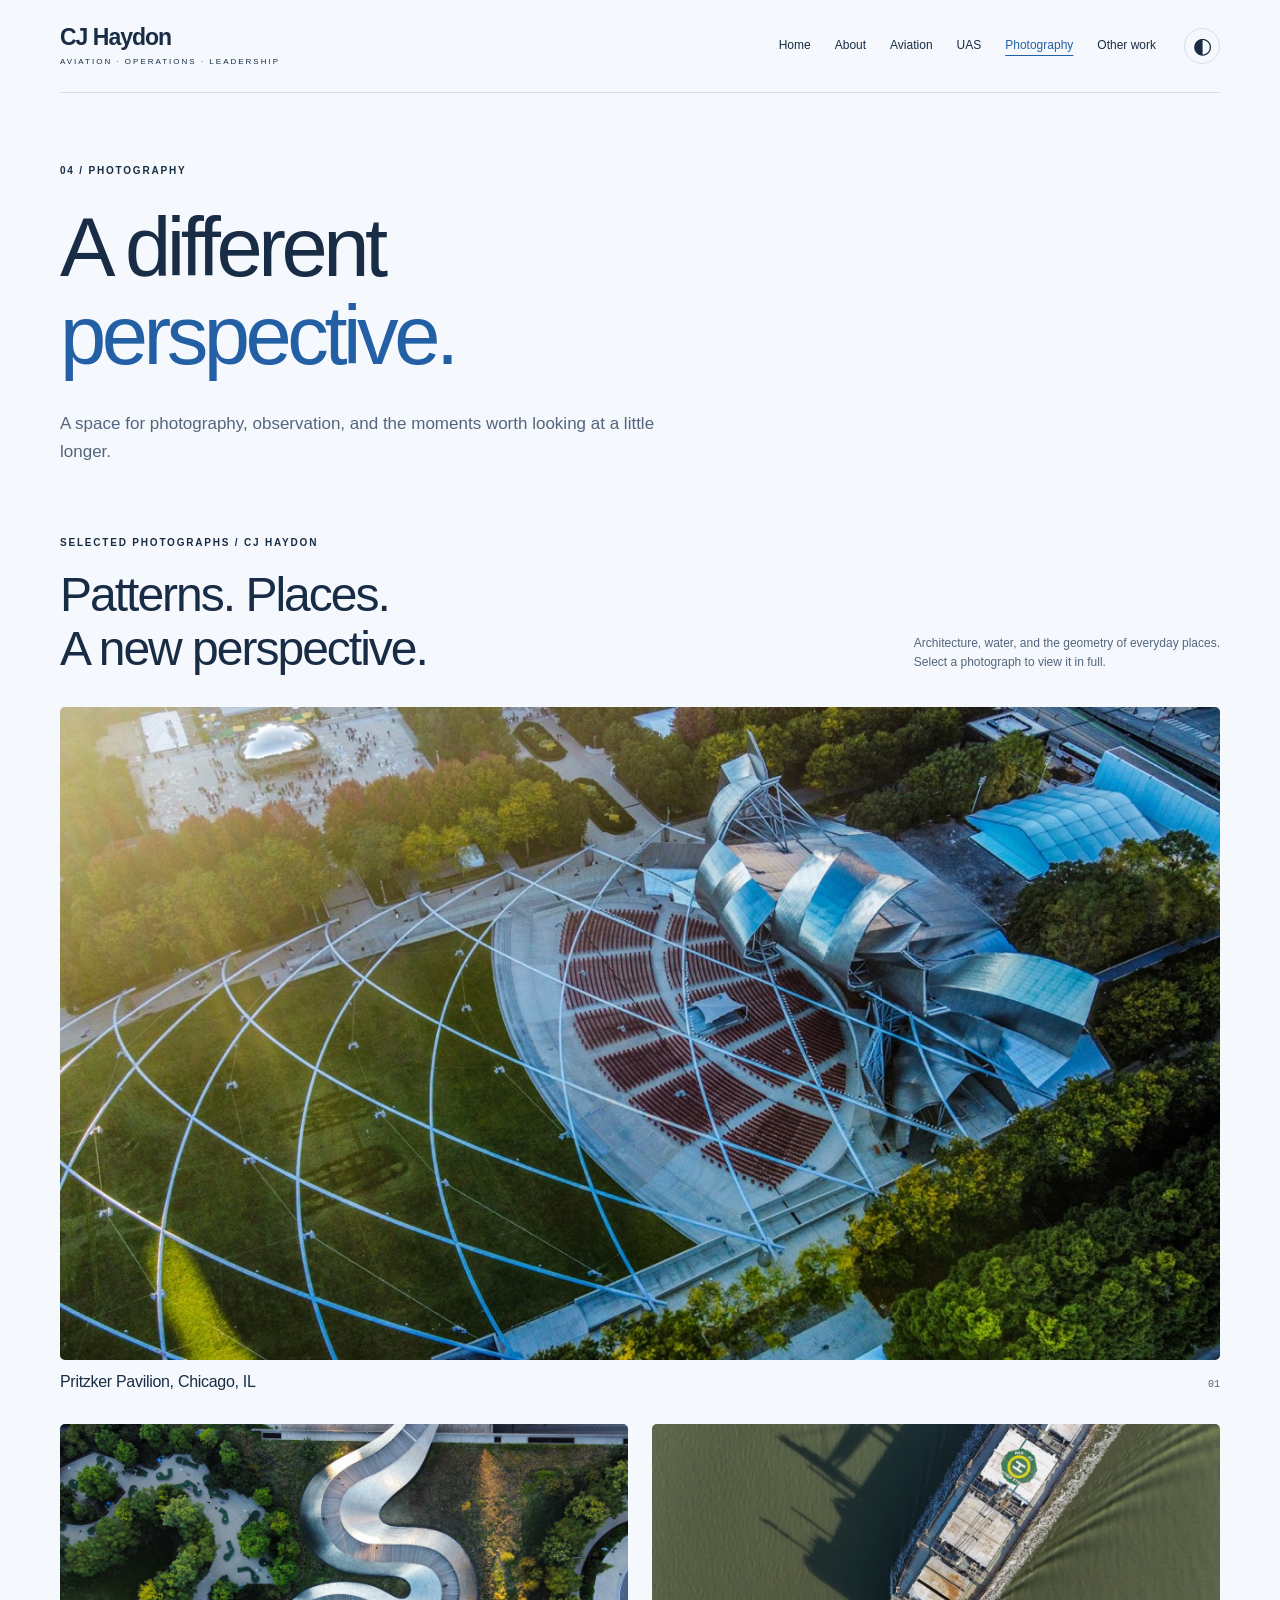
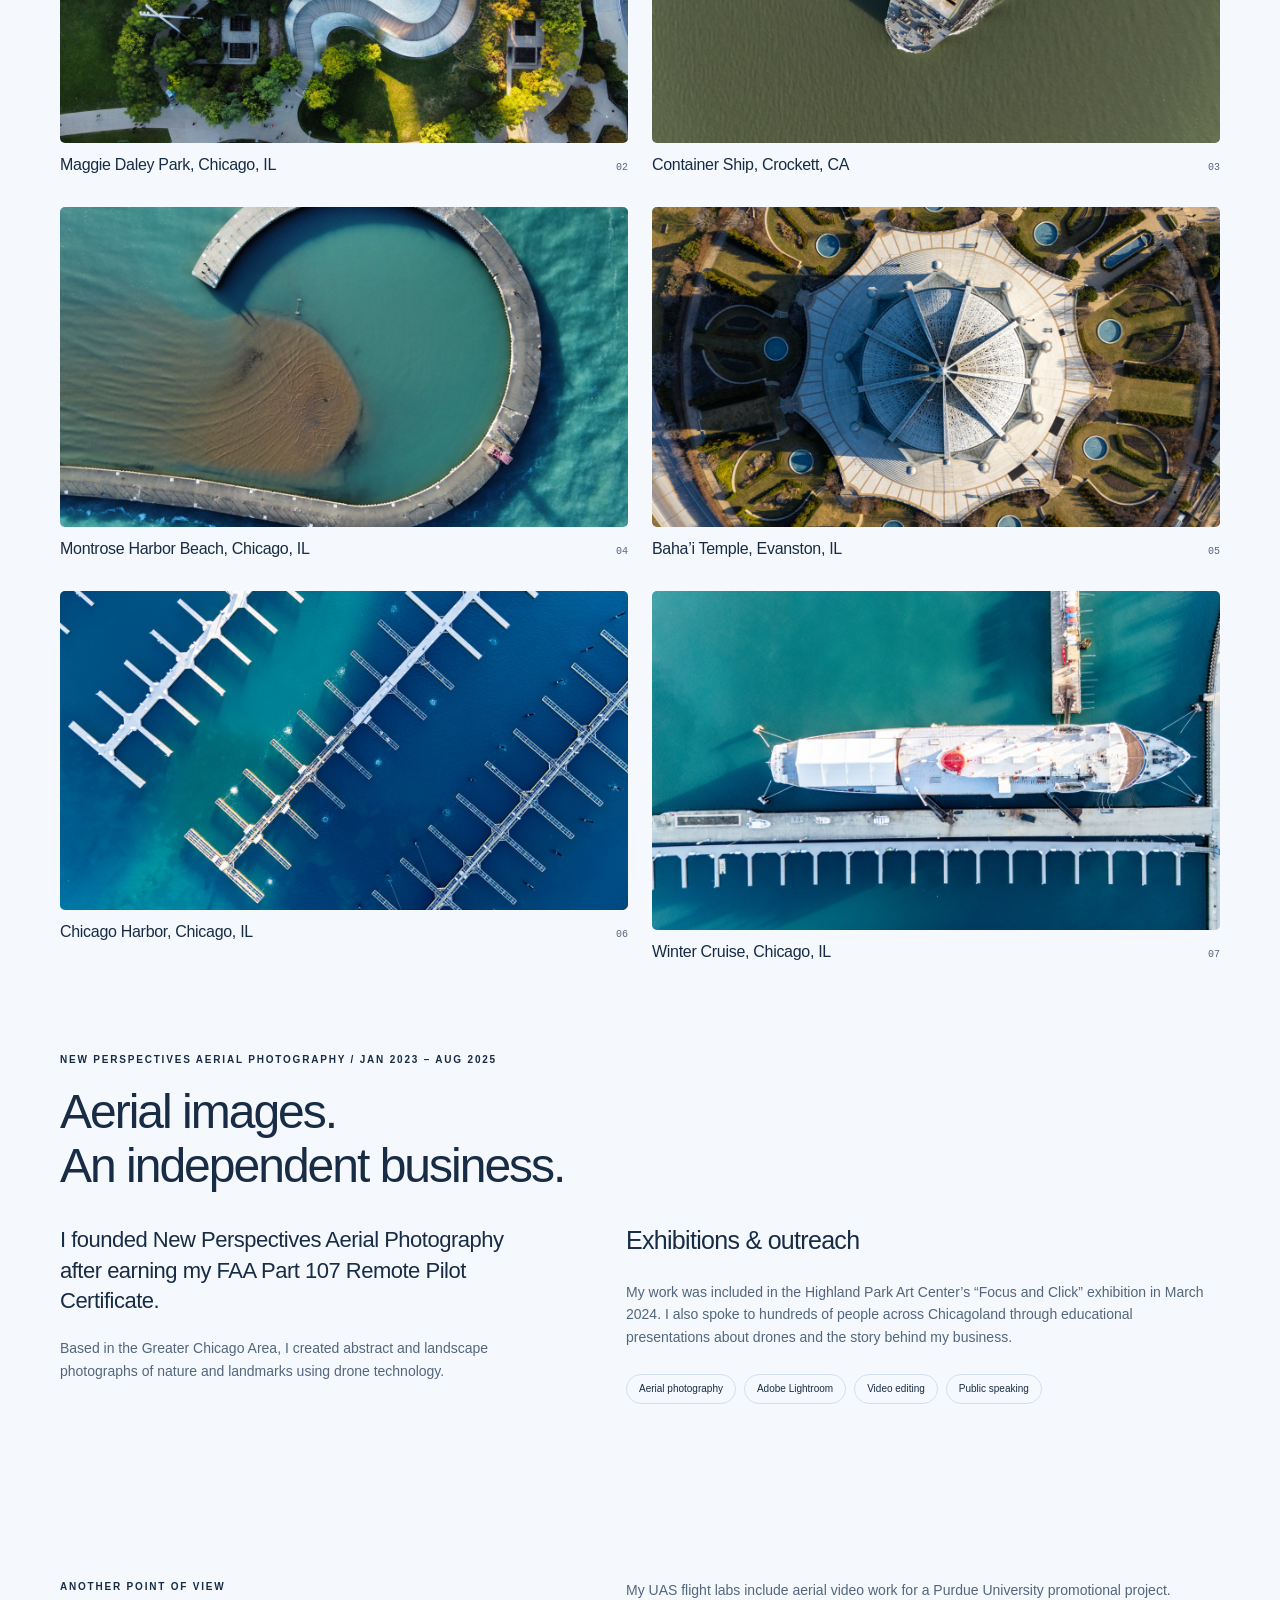
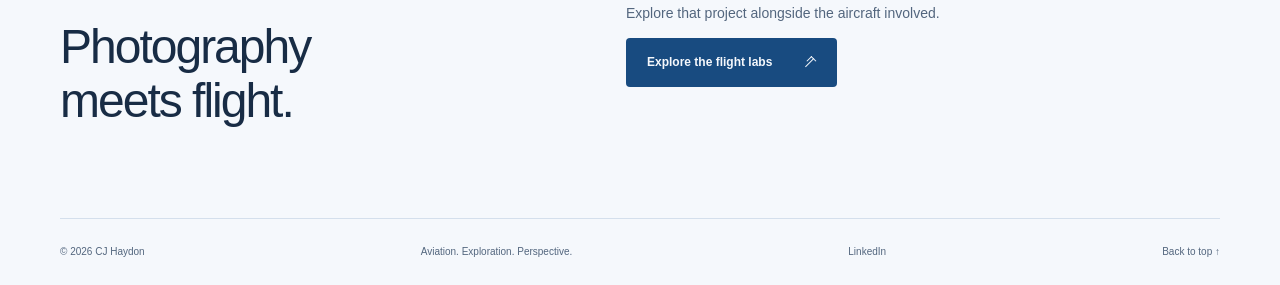
<file: photography.html>
<!doctype html>
<html lang="en" data-theme="light">
  <head>
    <meta charset="UTF-8" />
    <meta name="viewport" content="width=device-width, initial-scale=1" />
    <meta
      name="description"
      content="CJ Haydon’s New Perspectives Aerial Photography business, aerial images, exhibition work, and educational outreach."
    />
    <meta name="color-scheme" content="light dark" />
    <title>Photography — CJ Haydon</title>
    <link rel="icon" href="./favicon.svg" type="image/svg+xml" />
    <link rel="stylesheet" href="./styles.css" />
    <script src="./script.js" defer></script>
  </head>
  <body>
    <a class="skip-link" href="#main">Skip to content</a>
    <header class="site-header wrap">
      <a class="wordmark" href="./index.html" aria-label="CJ Haydon, home"
        >CJ Haydon<span>Aviation · Operations · Leadership</span></a
      >
      <nav aria-label="Main navigation">
        <a href="./index.html">Home</a><a href="./about.html">About</a
        ><a href="./aviation.html">Aviation</a><a href="./uas.html">UAS</a
        ><a href="./photography.html" aria-current="page">Photography</a
        ><a href="./experience.html">Other work</a>
      </nav>
      <button
        class="theme-toggle"
        type="button"
        aria-label="Use dark theme"
        aria-pressed="false"
        hidden
      >
        <span aria-hidden="true">◐</span>
      </button>
    </header>
    <main id="main">
      <section class="page-intro wrap">
        <p class="eyebrow">04 / Photography</p>
        <h1>A different<br /><span>perspective.</span></h1>
        <p class="page-lead">
          A space for photography, observation, and the moments worth looking at
          a little longer.
        </p>
      </section>
      <section class="wrap section-after-intro" aria-labelledby="gallery-title">
        <div class="section-heading gallery-intro">
          <div>
            <p class="eyebrow">Selected photographs / CJ Haydon</p>
            <h2 id="gallery-title">
              Patterns. Places.<br />A new perspective.
            </h2>
          </div>
          <p>
            Architecture, water, and the geometry of everyday places.<br />Select
            a photograph to view it in full.
          </p>
        </div>
        <div class="photo-gallery">
          <figure class="gallery-photo" id="open-air-stage">
            <a
              href="./assets/photography/open-air-stage.jpg"
              target="_blank"
              rel="noopener noreferrer"
              aria-label="View Pritzker Pavilion, Chicago, IL in full (opens in a new tab)"
              ><img
                src="./assets/photography/open-air-stage.jpg"
                width="1280"
                height="720"
                loading="lazy"
                decoding="async"
                alt="Aerial view of a sculptural outdoor concert pavilion, red seating, and a lawn crossed by a steel trellis."
            /></a>
            <figcaption>
              <h3>Pritzker Pavilion, Chicago, IL</h3>
              <span>01</span>
            </figcaption>
          </figure>
          <figure class="gallery-photo" id="maggie-daley-park">
            <a
              href="./assets/photography/maggie-daley-park.jpg"
              target="_blank"
              rel="noopener noreferrer"
              aria-label="View Maggie Daley Park, Chicago, IL in full (opens in a new tab)"
              ><img
                src="./assets/photography/maggie-daley-park.jpg"
                width="1280"
                height="720"
                loading="lazy"
                decoding="async"
                alt="Overhead view of a winding silver pedestrian bridge surrounded by trees, lawns, and paths at Maggie Daley Park."
            /></a>
            <figcaption>
              <h3>Maggie Daley Park, Chicago, IL</h3>
              <span>02</span>
            </figcaption>
          </figure>
          <figure class="gallery-photo" id="ship-in-motion">
            <a
              href="./assets/photography/ship-in-motion.jpg"
              target="_blank"
              rel="noopener noreferrer"
              aria-label="View Container Ship, Crockett, CA in full (opens in a new tab)"
              ><img
                src="./assets/photography/ship-in-motion.jpg"
                width="1280"
                height="720"
                loading="eager"
                decoding="async"
                alt="Overhead view of a cargo ship cutting through the water, with bridge shadows stretching across its wake."
            /></a>
            <figcaption>
              <h3>Container Ship, Crockett, CA</h3>
              <span>03</span>
            </figcaption>
          </figure>
          <figure class="gallery-photo" id="curved-breakwater">
            <a
              href="./assets/photography/curved-breakwater.jpg"
              target="_blank"
              rel="noopener noreferrer"
              aria-label="View Montrose Harbor Beach, Chicago, IL in full (opens in a new tab)"
              ><img
                src="./assets/photography/curved-breakwater.jpg"
                width="1280"
                height="720"
                loading="lazy"
                decoding="async"
                alt="A curved stone breakwater separating turquoise waves from calmer water and a sand formation."
            /></a>
            <figcaption>
              <h3>Montrose Harbor Beach, Chicago, IL</h3>
              <span>04</span>
            </figcaption>
          </figure>
          <figure class="gallery-photo" id="garden-geometry">
            <a
              href="./assets/photography/garden-geometry.jpg"
              target="_blank"
              rel="noopener noreferrer"
              aria-label="View Baha’i Temple, Evanston, IL in full (opens in a new tab)"
              ><img
                src="./assets/photography/garden-geometry.jpg"
                width="1280"
                height="720"
                loading="lazy"
                decoding="async"
                alt="Overhead view of an ornate circular pavilion surrounded by symmetrical gardens and round pools."
            /></a>
            <figcaption>
              <h3>Baha’i Temple, Evanston, IL</h3>
              <span>05</span>
            </figcaption>
          </figure>
          <figure class="gallery-photo" id="marina-patterns">
            <a
              href="./assets/photography/marina-patterns.jpg"
              target="_blank"
              rel="noopener noreferrer"
              aria-label="View Chicago Harbor, Chicago, IL in full (opens in a new tab)"
              ><img
                src="./assets/photography/marina-patterns.jpg"
                width="1280"
                height="720"
                loading="lazy"
                decoding="async"
                alt="White marina piers form repeating diagonal patterns over deep blue and turquoise water."
            /></a>
            <figcaption>
              <h3>Chicago Harbor, Chicago, IL</h3>
              <span>06</span>
            </figcaption>
          </figure>
          <figure class="gallery-photo" id="ship-at-the-dock">
            <a
              href="./assets/photography/ship-at-the-dock.jpg"
              target="_blank"
              rel="noopener noreferrer"
              aria-label="View Winter Cruise, Chicago, IL in full (opens in a new tab)"
              ><img
                src="./assets/photography/ship-at-the-dock.jpg"
                width="1280"
                height="765"
                loading="lazy"
                decoding="async"
                alt="A white ship moored beside a pier, viewed straight down over blue water."
            /></a>
            <figcaption>
              <h3>Winter Cruise, Chicago, IL</h3>
              <span>07</span>
            </figcaption>
          </figure>
        </div>
      </section>
      <section
        class="wrap section-after-intro"
        id="new-perspectives"
        aria-labelledby="business-title"
      >
        <div class="section-heading">
          <div>
            <p class="eyebrow">
              New Perspectives Aerial Photography / Jan 2023 – Aug 2025
            </p>
            <h2 id="business-title">
              Aerial images.<br />An independent business.
            </h2>
          </div>
        </div>
        <div class="story-grid">
          <div>
            <p class="about-lead">
              I founded New Perspectives Aerial Photography after earning my FAA
              Part 107 Remote Pilot Certificate.
            </p>
            <p class="muted-copy">
              Based in the Greater Chicago Area, I created abstract and
              landscape photographs of nature and landmarks using drone
              technology.
            </p>
          </div>
          <div class="prose">
            <h3>Exhibitions & outreach</h3>
            <p>
              My work was included in the Highland Park Art Center’s “Focus and
              Click” exhibition in March 2024. I also spoke to hundreds of
              people across Chicagoland through educational presentations about
              drones and the story behind my business.
            </p>
            <div class="interest-list">
              <span>Aerial photography</span><span>Adobe Lightroom</span
              ><span>Video editing</span><span>Public speaking</span>
            </div>
          </div>
        </div>
      </section>

      <section class="story-grid section wrap">
        <div>
          <p class="eyebrow">Another point of view</p>
          <h2>Photography<br />meets flight.</h2>
        </div>
        <div class="prose">
          <p>
            My UAS flight labs include aerial video work for a Purdue University
            promotional project. Explore that project alongside the aircraft
            involved.
          </p>
          <a class="button" href="./uas.html#flight-labs"
            >Explore the flight labs<span
              class="arrow"
              aria-hidden="true"
            ></span
          ></a>
        </div>
      </section>
    </main>
    <footer class="site-footer wrap">
      <span>© <span id="year">2026</span> CJ Haydon</span
      ><span>Aviation. Exploration. Perspective.</span
      ><a
        href="https://www.linkedin.com/in/christopherjhaydon"
        target="_blank"
        rel="noopener noreferrer"
        >LinkedIn</a
      ><a href="#main">Back to top ↑</a>
    </footer>
  </body>
</html>
</file>
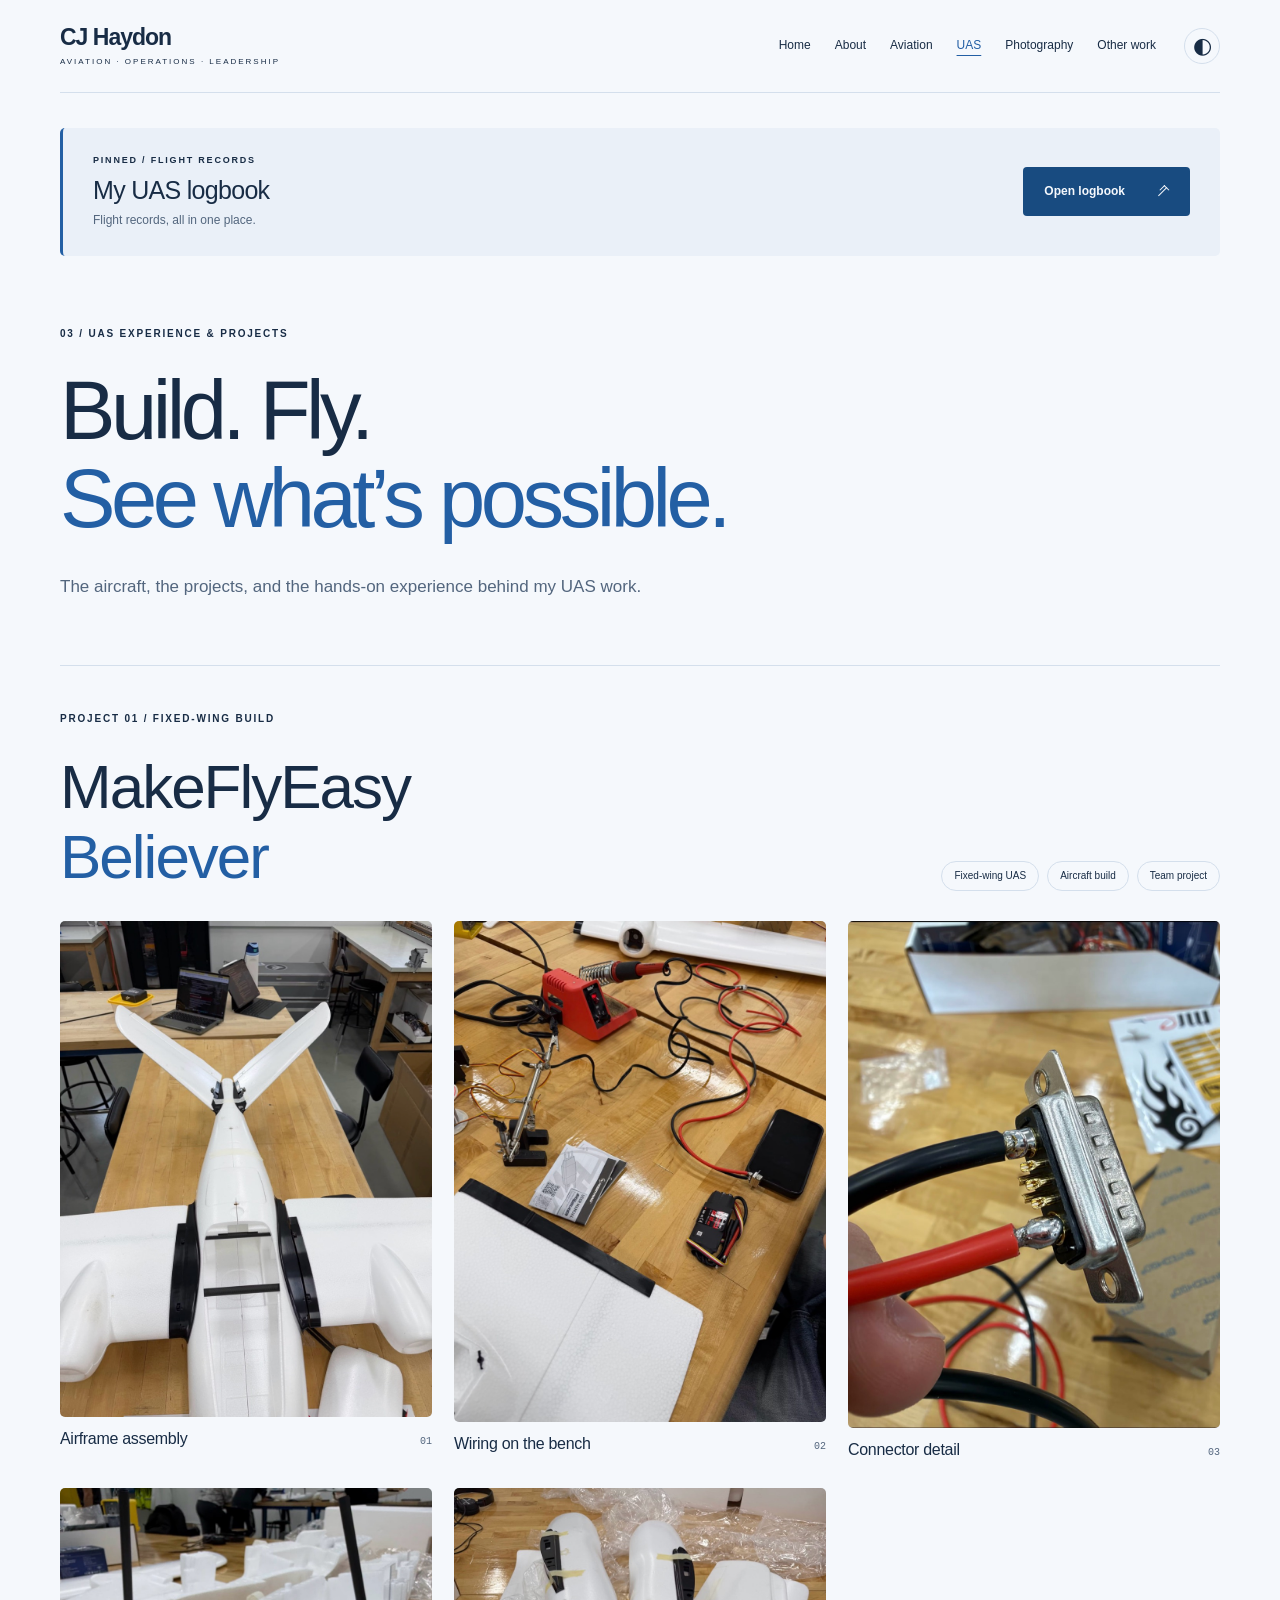
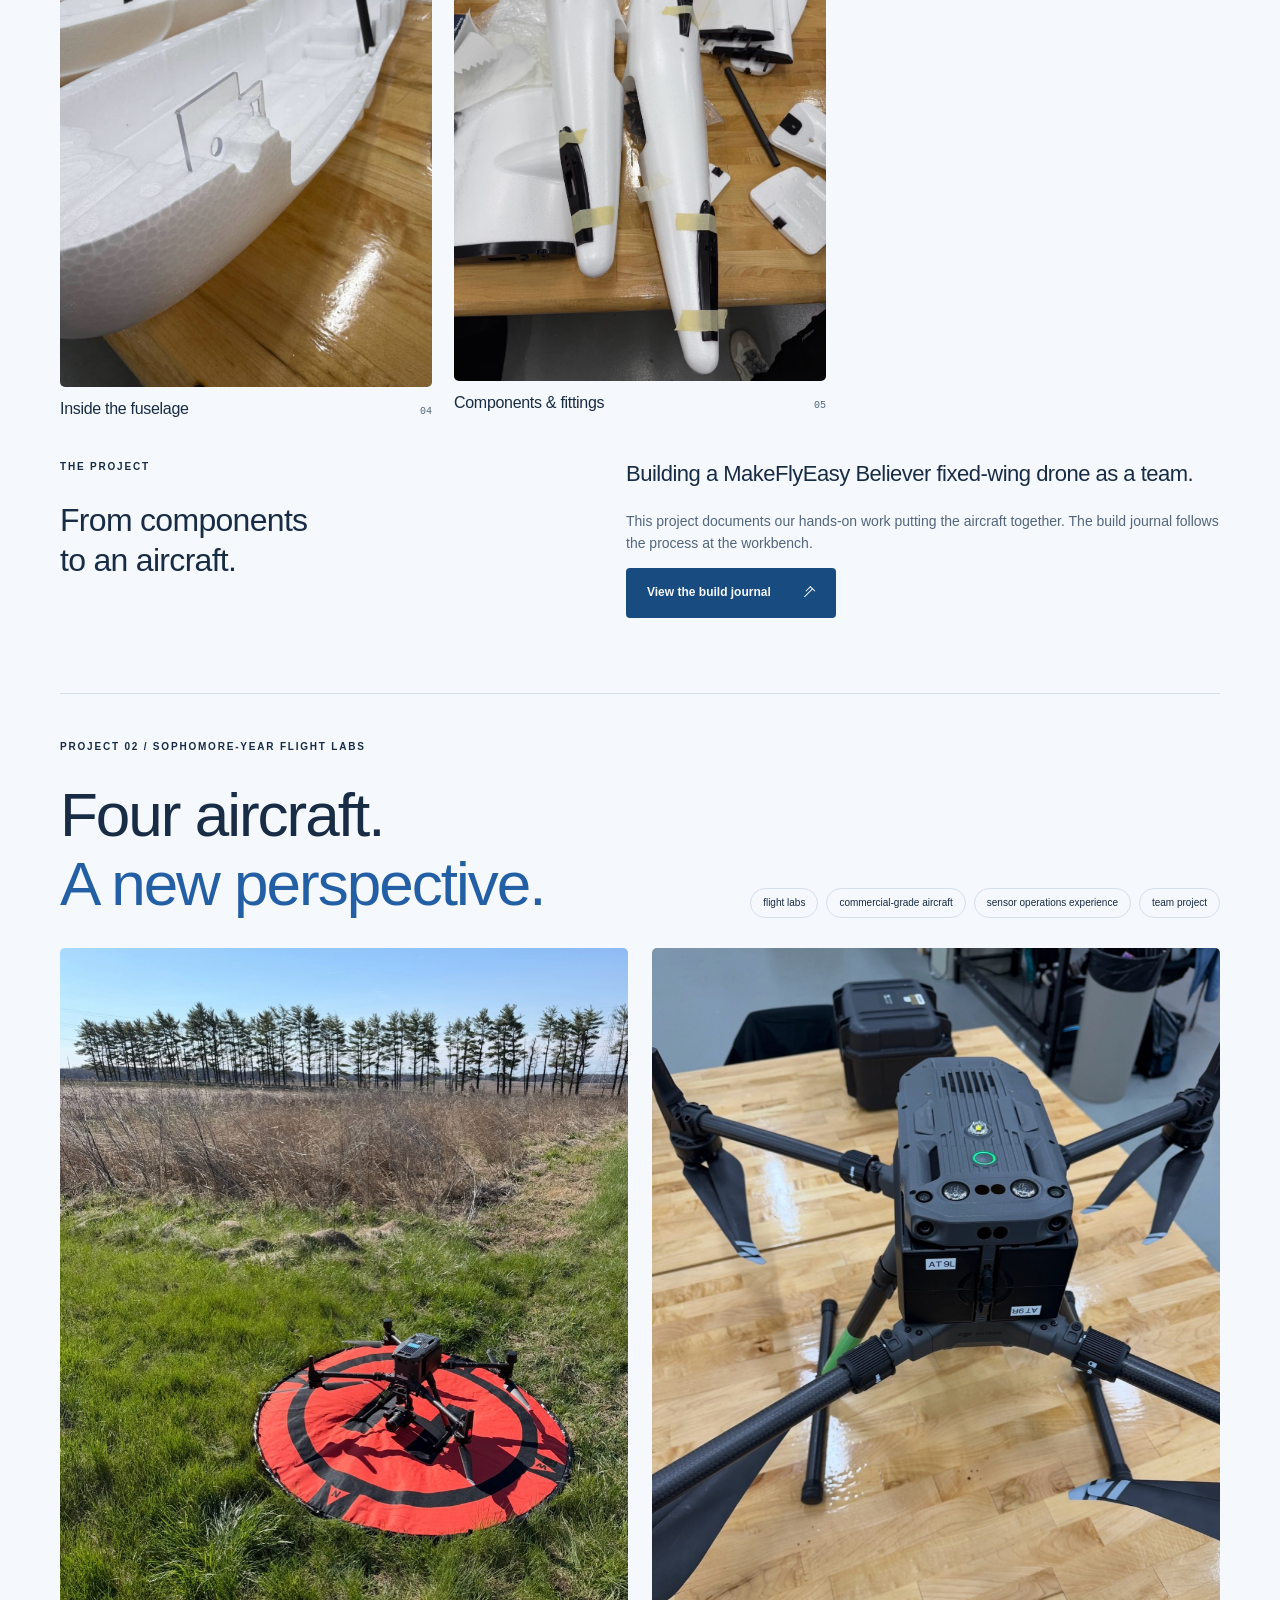
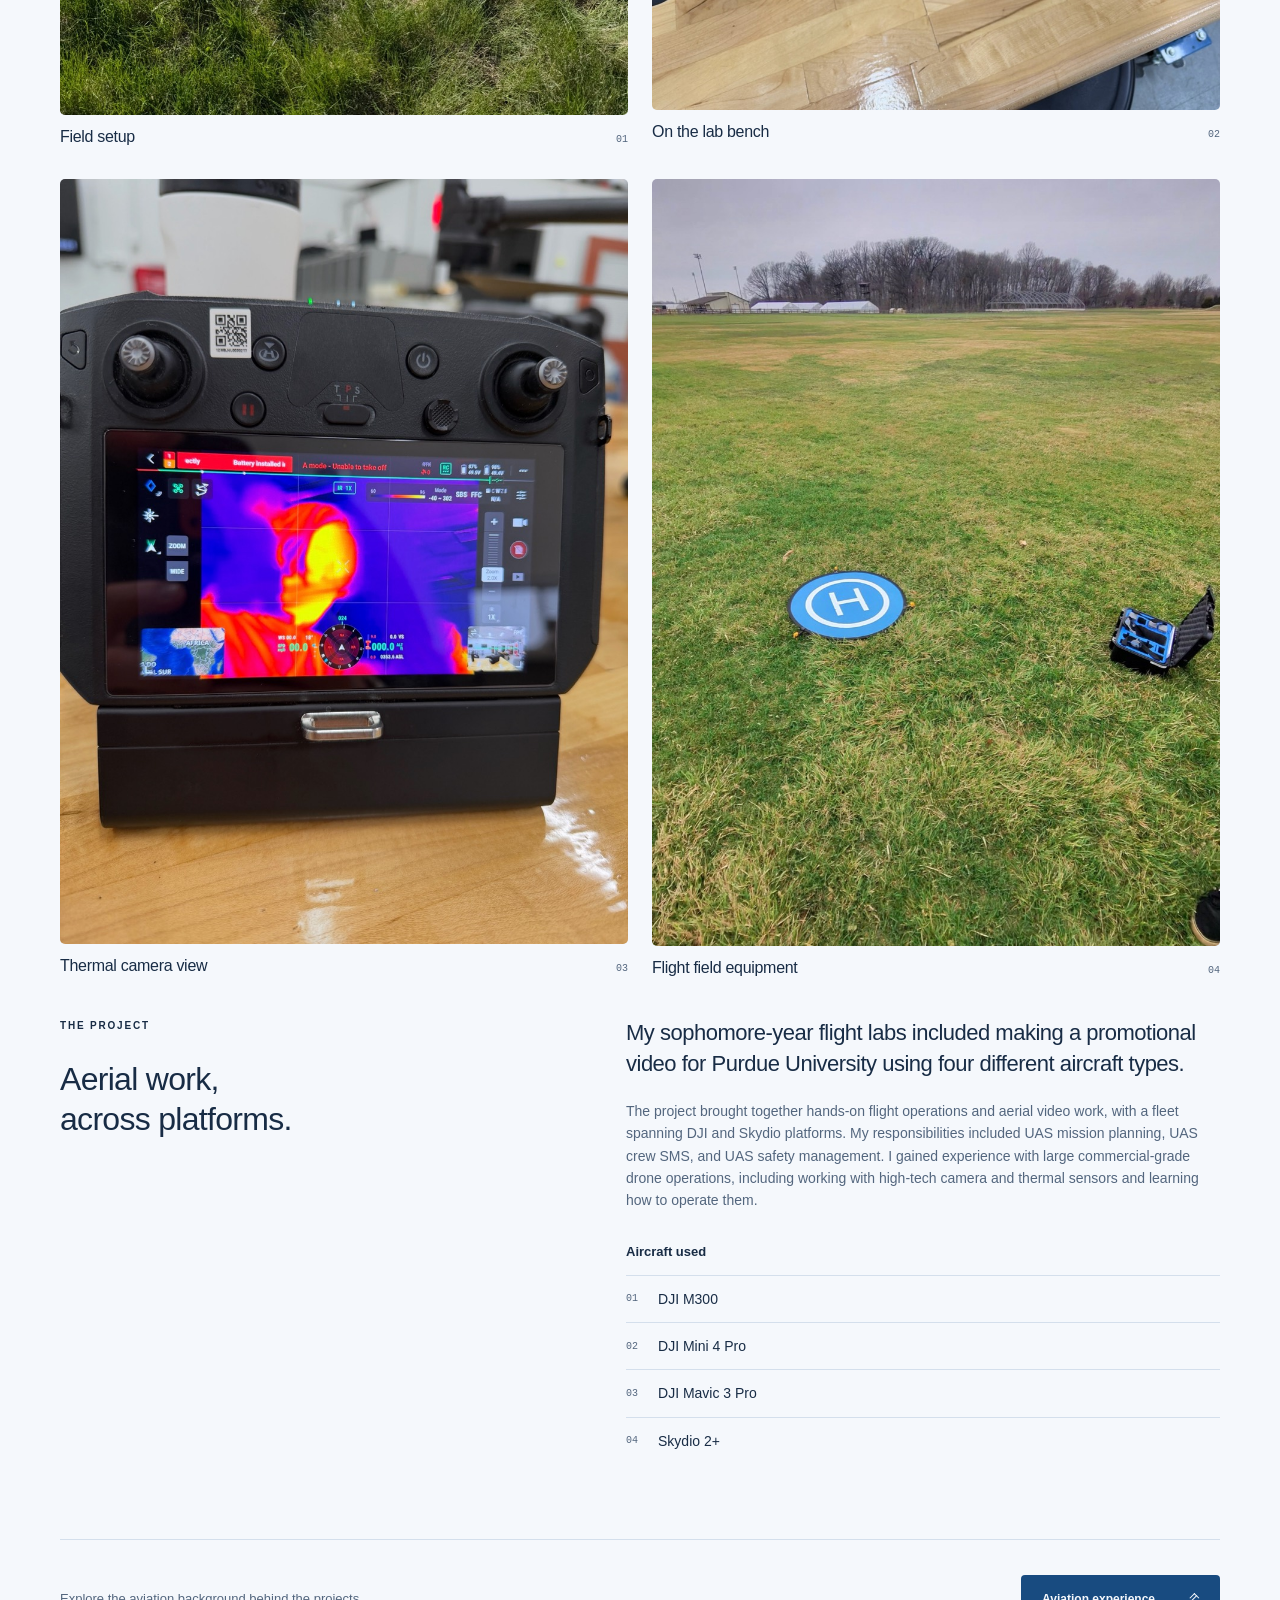
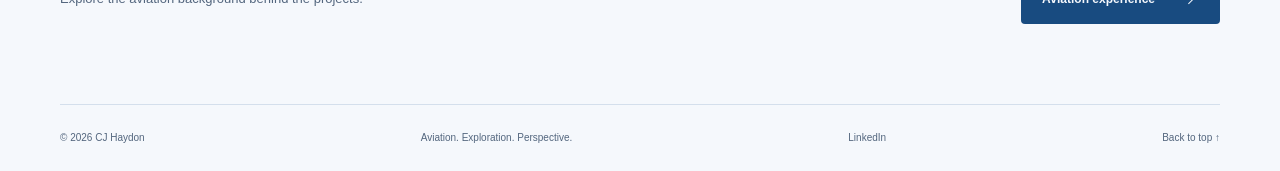
<file: uas.html>
<!doctype html>
<html lang="en" data-theme="light">
  <head>
    <meta charset="UTF-8" />
    <meta name="viewport" content="width=device-width, initial-scale=1" />
    <meta
      name="description"
      content="CJ Haydon’s UAS logbook, MakeFlyEasy Believer fixed-wing drone build, and sophomore-year flight labs with a Purdue University promotional video."
    />
    <meta name="color-scheme" content="light dark" />
    <title>UAS experience & projects — CJ Haydon</title>
    <link rel="icon" href="./favicon.svg" type="image/svg+xml" />
    <link rel="stylesheet" href="./styles.css" />
    <script src="./script.js" defer></script>
  </head>
  <body>
    <a class="skip-link" href="#main">Skip to content</a>
    <header class="site-header wrap">
      <a class="wordmark" href="./index.html" aria-label="CJ Haydon, home"
        >CJ Haydon<span>Aviation · Operations · Leadership</span></a
      >
      <nav aria-label="Main navigation">
        <a href="./index.html">Home</a><a href="./about.html">About</a
        ><a href="./aviation.html">Aviation</a
        ><a href="./uas.html" aria-current="page">UAS</a
        ><a href="./photography.html">Photography</a
        ><a href="./experience.html">Other work</a>
      </nav>
      <button
        class="theme-toggle"
        type="button"
        aria-label="Use dark theme"
        aria-pressed="false"
        hidden
      >
        <span aria-hidden="true">◐</span>
      </button>
    </header>
    <main id="main">
      <div class="wrap logbook-wrap">
        <aside class="logbook-banner" aria-label="Pinned UAS logbook">
          <div>
            <p class="eyebrow">Pinned / Flight records</p>
            <h2>My UAS logbook</h2>
            <p>Flight records, all in one place.</p>
          </div>
          <a
            class="button"
            href="https://docs.google.com/spreadsheets/d/1zY1Pw30UfbDp8FAWxcDeWNirH31i2LnShDDD_9Ci8GI/edit?usp=sharing"
            target="_blank"
            rel="noopener noreferrer"
            >Open logbook<span class="arrow" aria-hidden="true"></span
          ></a>
        </aside>
      </div>
      <section class="page-intro wrap">
        <p class="eyebrow">03 / UAS experience & projects</p>
        <h1>Build. Fly.<br /><span>See what’s possible.</span></h1>
        <p class="page-lead">
          The aircraft, the projects, and the hands-on experience behind my UAS
          work.
        </p>
      </section>
      <section class="wrap project-list" aria-label="UAS projects">
        <article class="project-feature" id="believer">
          <div class="project-feature-heading">
            <div>
              <p class="eyebrow">Project 01 / Fixed-wing build</p>
              <h2>MakeFlyEasy<br /><span>Believer</span></h2>
            </div>
            <div class="interest-list">
              <span>Fixed-wing UAS</span><span>Aircraft build</span
              ><span>Team project</span>
            </div>
          </div>
          <div
            class="photo-gallery believer-gallery"
            role="group"
            aria-label="Believer build photographs"
          >
            <figure class="gallery-photo">
              <a
                href="./assets/believer/airframe-assembly.jpg"
                target="_blank"
                rel="noopener noreferrer"
                aria-label="View Airframe assembly in full (opens in a new tab)"
                ><img
                  src="./assets/believer/airframe-assembly.jpg"
                  width="961"
                  height="1280"
                  loading="eager"
                  decoding="async"
                  alt="MakeFlyEasy Believer airframe on a workshop table with wings and V-tail fitted and the central fuselage bay open."
              /></a>
              <figcaption>
                <h3>Airframe assembly</h3>
                <span>01</span>
              </figcaption>
            </figure>
            <figure class="gallery-photo">
              <a
                href="./assets/believer/wiring-workbench.jpg"
                target="_blank"
                rel="noopener noreferrer"
                aria-label="View Wiring on the bench in full (opens in a new tab)"
                ><img
                  src="./assets/believer/wiring-workbench.jpg"
                  width="951"
                  height="1280"
                  loading="lazy"
                  decoding="async"
                  alt="Soldering station, wires, and aircraft components laid out on the workshop table."
              /></a>
              <figcaption>
                <h3>Wiring on the bench</h3>
                <span>02</span>
              </figcaption>
            </figure>
            <figure class="gallery-photo">
              <a
                href="./assets/believer/connector-detail.jpg"
                target="_blank"
                rel="noopener noreferrer"
                aria-label="View Connector detail in full (opens in a new tab)"
                ><img
                  src="./assets/believer/connector-detail.jpg"
                  width="940"
                  height="1280"
                  loading="lazy"
                  decoding="async"
                  alt="Close-up of a metal connector with red and black wires soldered to its terminals."
              /></a>
              <figcaption>
                <h3>Connector detail</h3>
                <span>03</span>
              </figcaption>
            </figure>
            <figure class="gallery-photo">
              <a
                href="./assets/believer/fuselage-interior.jpg"
                target="_blank"
                rel="noopener noreferrer"
                aria-label="View Inside the fuselage in full (opens in a new tab)"
                ><img
                  src="./assets/believer/fuselage-interior.jpg"
                  width="954"
                  height="1280"
                  loading="lazy"
                  decoding="async"
                  alt="Open foam fuselage half with internal brackets and upright black rods on the workbench."
              /></a>
              <figcaption>
                <h3>Inside the fuselage</h3>
                <span>04</span>
              </figcaption>
            </figure>
            <figure class="gallery-photo">
              <a
                href="./assets/believer/airframe-components.jpg"
                target="_blank"
                rel="noopener noreferrer"
                aria-label="View Components &amp; fittings in full (opens in a new tab)"
                ><img
                  src="./assets/believer/airframe-components.jpg"
                  width="965"
                  height="1280"
                  loading="lazy"
                  decoding="async"
                  alt="Believer foam airframe components and black mounting hardware laid out for assembly."
              /></a>
              <figcaption>
                <h3>Components &amp; fittings</h3>
                <span>05</span>
              </figcaption>
            </figure>
          </div>
          <div class="project-body">
            <div>
              <p class="eyebrow">The project</p>
              <h3>From components<br />to an aircraft.</h3>
            </div>
            <div class="prose">
              <p class="about-lead">
                Building a MakeFlyEasy Believer fixed-wing drone as a team.
              </p>
              <p>
                This project documents our hands-on work putting the aircraft
                together. The build journal follows the process at the
                workbench.
              </p>
              <a
                class="button"
                href="https://docs.superhuman.com/d/_d0XSDfKwgzh/Assembly-Notes_sucQWJ5k"
                target="_blank"
                rel="noopener noreferrer"
                >View the build journal<span
                  class="arrow"
                  aria-hidden="true"
                ></span
              ></a>
            </div>
          </div>
        </article>
        <article class="project-feature" id="flight-labs">
          <div class="project-feature-heading">
            <div>
              <p class="eyebrow">Project 02 / Sophomore-year flight labs</p>
              <h2>Four aircraft.<br /><span>A new perspective.</span></h2>
            </div>
            <div class="interest-list">
              <span>flight labs</span>
              <span>commercial-grade aircraft</span>
              <span>sensor operations experience</span>
              <span>team project</span>
            </div>
          </div>
          <div
            class="photo-gallery flight-lab-gallery"
            role="group"
            aria-label="Sophomore-year flight lab photographs"
          >
            <figure class="gallery-photo">
              <a
                href="./assets/flight-labs/field-setup.jpg"
                target="_blank"
                rel="noopener noreferrer"
                aria-label="View Field setup in full (opens in a new tab)"
                ><img
                  src="./assets/flight-labs/field-setup.jpg"
                  width="949"
                  height="1280"
                  loading="lazy"
                  decoding="async"
                  alt="Large quadcopter with a camera payload on a red landing pad in a grassy field."
              /></a>
              <figcaption>
                <h3>Field setup</h3>
                <span>01</span>
              </figcaption>
            </figure>
            <figure class="gallery-photo">
              <a
                href="./assets/flight-labs/lab-workbench.jpg"
                target="_blank"
                rel="noopener noreferrer"
                aria-label="View On the lab bench in full (opens in a new tab)"
                ><img
                  src="./assets/flight-labs/lab-workbench.jpg"
                  width="955"
                  height="1280"
                  loading="lazy"
                  decoding="async"
                  alt="Close-up of a DJI Matrice drone on a wooden lab workbench."
              /></a>
              <figcaption>
                <h3>On the lab bench</h3>
                <span>02</span>
              </figcaption>
            </figure>
            <figure class="gallery-photo">
              <a
                href="./assets/flight-labs/thermal-camera-view.jpg"
                target="_blank"
                rel="noopener noreferrer"
                aria-label="View Thermal camera view in full (opens in a new tab)"
                ><img
                  src="./assets/flight-labs/thermal-camera-view.jpg"
                  width="950"
                  height="1280"
                  loading="lazy"
                  decoding="async"
                  alt="Drone controller showing a thermal camera view on its built-in screen."
              /></a>
              <figcaption>
                <h3>Thermal camera view</h3>
                <span>03</span>
              </figcaption>
            </figure>
            <figure class="gallery-photo">
              <a
                href="./assets/flight-labs/flight-field-equipment.jpg"
                target="_blank"
                rel="noopener noreferrer"
                aria-label="View Flight field equipment in full (opens in a new tab)"
                ><img
                  src="./assets/flight-labs/flight-field-equipment.jpg"
                  width="947"
                  height="1280"
                  loading="lazy"
                  decoding="async"
                  alt="Blue landing pad and an open equipment case set out on a grassy flight field."
              /></a>
              <figcaption>
                <h3>Flight field equipment</h3>
                <span>04</span>
              </figcaption>
            </figure>
          </div>
          <div class="project-body">
            <div>
              <p class="eyebrow">The project</p>
              <h3>Aerial work,<br />across platforms.</h3>
            </div>
            <div class="prose">
              <p class="about-lead">
                My sophomore-year flight labs included making a promotional
                video for Purdue University using four different aircraft types.
              </p>
              <p>
                The project brought together hands-on flight operations and
                aerial video work, with a fleet spanning DJI and Skydio
                platforms. My responsibilities included UAS mission planning,
                UAS crew SMS, and UAS safety management. I gained experience
                with large commercial-grade drone operations, including working
                with high-tech camera and thermal sensors and learning how to
                operate them.
              </p>
              <h4>Aircraft used</h4>
              <ul class="aircraft-list">
                <li><span>01</span>DJI M300</li>
                <li><span>02</span>DJI Mini 4 Pro</li>
                <li><span>03</span>DJI Mavic 3 Pro</li>
                <li><span>04</span>Skydio 2+</li>
              </ul>
            </div>
          </div>
        </article>
      </section>
      <section class="next-section wrap">
        <p>Explore the aviation background behind the projects.</p>
        <a class="button" href="./aviation.html"
          >Aviation experience<span class="arrow" aria-hidden="true"></span
        ></a>
      </section>
    </main>
    <footer class="site-footer wrap">
      <span>© <span id="year">2026</span> CJ Haydon</span
      ><span>Aviation. Exploration. Perspective.</span
      ><a
        href="https://www.linkedin.com/in/christopherjhaydon"
        target="_blank"
        rel="noopener noreferrer"
        >LinkedIn</a
      ><a href="#main">Back to top ↑</a>
    </footer>
  </body>
</html>
</file>
<file: styles.css>
:root {
  --bg: #f5f8fc;
  --text: #182c45;
  --muted: #53667e;
  --line: #d4dfec;
  --accent: #235fa4;
  --card: #eaf0f8;
  --contact: #153a63;
  --on-contact: #f1f7ff;
  --button: #184b80;
  color-scheme: light;
  font-family: Arial, Helvetica, sans-serif;
  font-synthesis: none;
}
:root[data-theme="dark"] {
  --bg: #101c2d;
  --text: #edf4ff;
  --muted: #adbed4;
  --line: #344966;
  --accent: #93c3ff;
  --card: #1b2c43;
  --contact: #a6cfff;
  --on-contact: #12253e;
  --button: #a6cfff;
  color-scheme: dark;
}
* {
  box-sizing: border-box;
}
html {
  scroll-behavior: smooth;
  scroll-padding-top: 32px;
}
body {
  margin: 0;
  background: var(--bg);
  color: var(--text);
  line-height: 1.6;
}
a {
  color: inherit;
  text-decoration: none;
}
button {
  font: inherit;
}
button,
a {
  -webkit-tap-highlight-color: transparent;
}
a:focus-visible,
button:focus-visible {
  outline: 3px solid var(--accent);
  outline-offset: 6px;
}
::selection {
  background: #d0e5ff;
  color: #182c45;
}
[hidden] {
  display: none !important;
}
.wrap {
  width: min(1160px, calc(100% - 96px));
  margin-inline: auto;
}
.skip-link {
  position: absolute;
  top: 12px;
  left: 12px;
  z-index: 10;
  padding: 12px 20px;
  background: var(--text);
  color: var(--bg);
  transform: translateY(-160%);
}
.skip-link:focus {
  transform: none;
}
.site-header {
  display: flex;
  align-items: center;
  gap: 28px;
  padding-block: 25px;
  border-bottom: 1px solid var(--line);
}
.wordmark {
  font-size: 23px;
  font-weight: 700;
  line-height: 1.1;
  letter-spacing: -1px;
  flex-shrink: 0;
}
.wordmark span {
  display: block;
  font-size: 8px;
  letter-spacing: 2px;
  text-transform: uppercase;
  font-weight: 400;
  margin-top: 8px;
}
.site-header nav {
  display: flex;
  gap: 24px;
  margin-left: auto;
  font-size: 12px;
  flex-wrap: wrap;
}
.site-header nav a {
  padding-block: 8px;
}
.site-header nav a:hover,
.site-header nav a[aria-current="page"] {
  color: var(--accent);
  text-decoration: underline;
  text-underline-offset: 6px;
}
.theme-toggle {
  width: 36px;
  height: 36px;
  flex-shrink: 0;
  cursor: pointer;
  border: 1px solid var(--line);
  border-radius: 50%;
  background: transparent;
  color: var(--text);
  font-size: 22px;
  line-height: 1;
}
.theme-toggle:hover {
  background: var(--card);
}
h1,
h2,
h3,
h4,
p {
  margin-top: 0;
}
h1 {
  font-size: clamp(50px, 6.5vw, 88px);
  font-weight: 500;
  line-height: 1.06;
  letter-spacing: -4.5px;
  margin-bottom: 30px;
}
h1 span,
h2 span,
.about-section h2 span {
  color: var(--accent);
}
h2 {
  font-size: clamp(32px, 4vw, 48px);
  line-height: 1.12;
  letter-spacing: -2px;
  font-weight: 500;
  margin-bottom: 0;
}
h3 {
  font-size: 25px;
  font-weight: 500;
  line-height: 1.25;
  letter-spacing: -0.7px;
}
h4 {
  font-size: 13px;
  font-weight: 600;
  margin-top: 30px;
  margin-bottom: 12px;
}
.eyebrow {
  text-transform: uppercase;
  font-size: 10px;
  font-weight: 600;
  letter-spacing: 1.8px;
  margin: 0 0 25px;
  display: flex;
  align-items: center;
  gap: 9px;
}
.status-dot {
  height: 7px;
  width: 7px;
  flex-shrink: 0;
  border-radius: 50%;
  background: var(--accent);
}
.hero {
  padding-top: 70px;
}
.hero-bottom {
  display: flex;
  justify-content: space-between;
  align-items: center;
  gap: 24px;
  margin-bottom: 44px;
}
.hero-bottom p {
  color: var(--muted);
  font-size: 14px;
  margin: 0;
}
.button {
  display: inline-flex;
  justify-content: space-between;
  align-items: center;
  gap: 32px;
  background: var(--button);
  color: var(--bg);
  padding: 15px 21px;
  border-radius: 4px;
  font-size: 12px;
  font-weight: 600;
  transition: transform 0.2s;
  max-width: 100%;
}
.button:hover {
  transform: translateY(-3px);
}
.arrow {
  display: inline-block;
  position: relative;
  width: 12px;
  height: 12px;
  flex-shrink: 0;
  transform: rotate(-45deg);
}
.arrow::before {
  content: "";
  position: absolute;
  left: 0;
  top: 5px;
  width: 12px;
  border-top: 1px solid currentColor;
}
.arrow::after {
  content: "";
  position: absolute;
  right: 0;
  top: 2px;
  width: 6px;
  height: 6px;
  border-top: 1px solid currentColor;
  border-right: 1px solid currentColor;
}
.hero-caption {
  display: flex;
  justify-content: space-between;
  padding-top: 12px;
  font-size: 10px;
  color: var(--muted);
  gap: 12px;
}
.section {
  padding-block: 90px;
}
.section-heading {
  display: flex;
  justify-content: space-between;
  align-items: end;
  gap: 30px;
  margin-bottom: 32px;
}
.section-heading .eyebrow {
  margin-bottom: 17px;
}
.section-heading > p {
  font-size: 12px;
  color: var(--muted);
  margin: 0 0 3px;
}
.collection-grid {
  display: grid;
  grid-template-columns: 1fr 1fr;
  gap: 20px;
}
.collection-card {
  background: var(--card);
  border: 1px solid transparent;
  border-radius: 5px;
  padding: 32px;
  display: flex;
  flex-direction: column;
  align-items: start;
  transition:
    border-color 0.2s,
    transform 0.2s;
}
.collection-card:hover {
  border-color: var(--accent);
  transform: translateY(-3px);
}
.collection-card .eyebrow {
  font-size: 9px;
  margin-bottom: 45px;
}
.collection-card h3 {
  margin-bottom: 12px;
}
.collection-card p {
  color: var(--muted);
  font-size: 13px;
  max-width: 340px;
  margin-bottom: 28px;
}
.text-link {
  display: inline-flex;
  align-items: center;
  gap: 25px;
  font-size: 12px;
  border-bottom: 1px solid var(--line);
  padding-bottom: 7px;
  margin-top: 10px;
}
.text-link:hover {
  color: var(--accent);
}
.collection-card .text-link {
  margin-top: auto;
}
.about-section {
  display: grid;
  grid-template-columns: 1fr 1fr;
  gap: 80px;
  padding-block: 65px 100px;
  border-top: 1px solid var(--line);
}
.about-section h2 {
  font-size: clamp(40px, 5vw, 60px);
}
.about-copy {
  padding-top: 40px;
}
.about-portrait {
  display: block;
  width: 100%;
  max-width: 400px;
  height: auto;
  margin-top: 26px;
  border-radius: 6px;
}
.page-intro .about-portrait {
  margin-bottom: 28px;
}
.about-lead {
  font-size: 22px;
  line-height: 1.4;
  letter-spacing: -0.5px;
  margin-bottom: 20px;
  color: var(--text);
}
.about-copy > p:not(.about-lead),
.prose > p:not(.about-lead) {
  font-size: 14px;
  color: var(--muted);
}
.interest-list {
  display: flex;
  flex-wrap: wrap;
  gap: 8px;
  margin-block: 26px 20px;
}
.interest-list span {
  font-size: 10px;
  border: 1px solid var(--line);
  border-radius: 30px;
  padding: 6px 12px;
}
.contact-section {
  background: var(--contact);
  color: var(--on-contact);
  padding-block: 68px;
}
.contact-section h2 {
  font-size: clamp(42px, 6vw, 74px);
  letter-spacing: -3px;
}
.contact-section h2 em {
  font-family: Georgia, serif;
  font-weight: 400;
}
.contact-bottom {
  display: flex;
  justify-content: space-between;
  gap: 24px;
  align-items: center;
  margin-top: 35px;
}
.contact-bottom p {
  font-size: 13px;
  margin: 0;
}
.button-light {
  background: var(--on-contact);
  color: var(--contact);
}
.contact-section a:focus-visible {
  outline-color: var(--on-contact);
}
.site-footer {
  display: flex;
  justify-content: space-between;
  align-items: center;
  gap: 20px;
  padding-block: 25px;
  font-size: 10px;
  color: var(--muted);
  border-top: 1px solid var(--line);
}
.site-footer a:hover {
  text-decoration: underline;
}
.page-intro {
  padding-top: 70px;
  padding-bottom: 45px;
}
.page-lead {
  font-size: 17px;
  color: var(--muted);
  max-width: 610px;
  margin-bottom: 0;
}
.section-after-intro {
  padding-top: 25px;
  padding-bottom: 65px;
}
.story-grid {
  display: grid;
  grid-template-columns: 0.9fr 1.1fr;
  gap: 80px;
}
.prose {
  max-width: 640px;
  min-width: 0;
}
.credential-grid {
  display: grid;
  grid-template-columns: 1fr 1fr;
  gap: 20px;
}
.credential {
  padding: 30px;
  border: 1px solid var(--line);
  border-radius: 5px;
}
.credential .eyebrow {
  font-size: 9px;
  margin-bottom: 30px;
}
.credential h3 {
  margin-bottom: 8px;
}
.credential p {
  color: var(--muted);
  font-size: 13px;
  margin-bottom: 0;
}
.next-section {
  display: flex;
  gap: 25px;
  align-items: center;
  justify-content: space-between;
  padding-block: 35px;
  border-top: 1px solid var(--line);
  margin-bottom: 45px;
}
.next-section > p {
  color: var(--muted);
  font-size: 13px;
  margin: 0;
}
.hands-on-section p {
  color: var(--muted);
  font-size: 13px;
  margin: 16px 0 0;
}
.logbook-wrap {
  padding-top: 35px;
}
.logbook-banner {
  display: flex;
  justify-content: space-between;
  align-items: center;
  gap: 25px;
  background: var(--card);
  padding: 25px 30px;
  border-radius: 5px;
  border-left: 3px solid var(--accent);
}
.logbook-banner .eyebrow {
  font-size: 9px;
  margin-bottom: 9px;
}
.logbook-banner h2 {
  font-size: 25px;
  letter-spacing: -0.7px;
}
.logbook-banner p:not(.eyebrow) {
  font-size: 12px;
  color: var(--muted);
  margin: 7px 0 0;
}
.project-list {
  padding-top: 20px;
}
.project-feature {
  border-top: 1px solid var(--line);
  padding-top: 45px;
  padding-bottom: 75px;
}
.project-feature-heading {
  display: flex;
  justify-content: space-between;
  gap: 30px;
  align-items: end;
  margin-bottom: 30px;
}
.project-feature-heading .interest-list {
  justify-content: end;
  margin-block: 0;
}
.project-feature-heading h2 {
  font-size: clamp(36px, 5vw, 62px);
}
.project-body {
  display: grid;
  grid-template-columns: 0.9fr 1.1fr;
  gap: 80px;
  padding-top: 40px;
}
.project-body h3 {
  font-size: 32px;
}
.inline-note {
  font-size: 12px !important;
  color: var(--muted);
  margin-top: 22px;
}
.aircraft-list {
  list-style: none;
  margin: 0;
  padding: 0;
}
.aircraft-list li {
  padding: 12px 0;
  border-top: 1px solid var(--line);
  display: flex;
  align-items: center;
  gap: 20px;
  font-size: 14px;
}
.aircraft-list li > span {
  font: 10px monospace;
  color: var(--muted);
}
.resume-row {
  display: grid;
  grid-template-columns: 0.7fr 1.3fr;
  gap: 70px;
  border-top: 1px solid var(--line);
  padding-block: 35px;
}
.resume-row h2 {
  font-size: 24px;
  letter-spacing: -0.5px;
}
.resume-row p:not(.about-lead) {
  color: var(--muted);
  font-size: 14px;
}
.resume-row .credential-grid {
  gap: 12px;
}
.resume-row .credential {
  padding: 22px;
}
.resume-project {
  display: block;
  position: relative;
  padding-right: 30px;
  margin-bottom: 25px;
}
.resume-project:hover h3 {
  color: var(--accent);
}
.resume-project h3 {
  font-size: 20px;
  margin-bottom: 8px;
}
.resume-project > .arrow {
  position: absolute;
  top: 7px;
  right: 0;
}
@media (max-width: 1000px) {
  .site-header {
    flex-wrap: wrap;
    gap: 20px;
  }
  .site-header nav {
    order: 3;
    flex-basis: 100%;
    margin-left: 0;
    gap: 12px 25px;
  }
  .theme-toggle {
    margin-left: auto;
  }
  .story-grid,
  .project-body,
  .about-section {
    gap: 45px;
  }
  .project-feature-heading {
    align-items: start;
  }
  .project-feature-heading .interest-list {
    max-width: 230px;
  }
}
@media (max-width: 800px) {
  .wrap {
    width: calc(100% - 48px);
  }
  h1 {
    letter-spacing: -3px;
  }
  .hero,
  .page-intro {
    padding-top: 50px;
  }
  .desktop-break {
    display: none;
  }
  .hero-bottom p {
    max-width: 350px;
  }
  .section {
    padding-block: 65px;
  }
  .collection-card {
    padding: 25px;
  }
  .about-section {
    padding-bottom: 70px;
  }
  .about-lead {
    font-size: 20px;
  }
  .resume-row {
    gap: 30px;
    grid-template-columns: 0.6fr 1.4fr;
  }
  .resume-row .credential-grid {
    grid-template-columns: 1fr;
  }
  .project-feature-heading {
    flex-direction: column;
    gap: 20px;
  }
  .project-feature-heading .interest-list {
    max-width: none;
    justify-content: start;
  }
}
@media (max-width: 560px) {
  .wrap {
    width: calc(100% - 40px);
  }
  .site-header {
    padding-block: 22px 14px;
    gap: 15px;
  }
  .site-header nav {
    gap: 5px 20px;
    font-size: 12px;
  }
  .site-header nav a {
    padding-block: 9px;
  }
  .theme-toggle {
    width: 34px;
    height: 34px;
  }
  .hero,
  .page-intro {
    padding-top: 40px;
  }
  .eyebrow {
    font-size: 8px;
    letter-spacing: 1.3px;
    margin-bottom: 22px;
  }
  h1 {
    font-size: clamp(30px, 8.2vw, 46px);
    letter-spacing: -1.8px;
  }
  h2 {
    font-size: 32px;
    letter-spacing: -1.5px;
  }
  .hero-bottom {
    display: block;
    margin-bottom: 30px;
  }
  .hero-bottom p {
    font-size: 13px;
    margin-bottom: 22px;
  }
  .button {
    font-size: 11px;
    padding: 14px 18px;
    gap: 20px;
  }
  .hero-caption {
    font-size: 8px;
  }
  .section-heading {
    display: block;
  }
  .section-heading > p {
    margin-top: 18px;
  }
  .section {
    padding-block: 55px;
  }
  .collection-grid,
  .credential-grid,
  .about-section,
  .story-grid,
  .project-body,
  .resume-row {
    grid-template-columns: 1fr;
  }
  .collection-card .eyebrow {
    margin-bottom: 30px;
  }
  .about-section {
    gap: 24px;
    padding-block: 42px 55px;
  }
  .about-section h2 {
    font-size: 40px;
  }
  .about-copy {
    padding-top: 0;
  }
  .contact-section {
    padding-block: 45px;
  }
  .contact-section h2 {
    font-size: 40px;
    letter-spacing: -2px;
  }
  .contact-bottom,
  .next-section,
  .logbook-banner {
    align-items: start;
    flex-direction: column;
    gap: 23px;
  }
  .site-footer {
    flex-wrap: wrap;
    gap: 15px;
  }
  .site-footer > span:nth-child(2) {
    order: 3;
    flex-basis: 100%;
  }
  .site-footer a {
    margin-left: auto;
  }
  .page-intro {
    padding-bottom: 30px;
  }
  .page-lead {
    font-size: 14px;
  }
  .section-after-intro {
    padding-bottom: 45px;
  }
  .story-grid,
  .project-body {
    gap: 25px;
  }
  .credential {
    padding: 25px;
  }
  .logbook-wrap {
    padding-top: 25px;
  }
  .logbook-banner {
    padding: 22px;
  }
  .project-feature {
    padding-top: 30px;
    padding-bottom: 50px;
  }
  .project-feature-heading h2 {
    font-size: 38px;
  }
  .resume-row {
    gap: 25px;
  }
}
.featured-roles {
  display: grid;
  grid-template-columns: repeat(3, minmax(0, 1fr));
  gap: 20px;
}
.role-card {
  display: flex;
  flex-direction: column;
  align-items: start;
  padding: 28px;
  border: 1px solid var(--line);
  border-radius: 5px;
  transition:
    border-color 0.2s,
    transform 0.2s;
}
.role-card:hover {
  border-color: var(--accent);
  transform: translateY(-3px);
}
.role-card .eyebrow {
  font-size: 8px;
  margin-bottom: 30px;
}
.role-card h3 {
  font-size: 23px;
  margin-bottom: 16px;
}
.role-organization {
  font-size: 13px;
  font-weight: 600;
  margin-bottom: 8px;
}
.role-date {
  font-size: 11px;
  color: var(--muted);
  margin-bottom: 12px;
}
.role-location {
  font-size: 12px;
  color: var(--muted);
  margin: 0;
}
.role-card .role-summary {
  font-size: 13px;
  color: var(--muted);
  margin-bottom: 24px;
}
.role-card .text-link {
  margin-top: auto;
}
.section-action {
  margin-top: 25px;
}
.leadership-section {
  border-block: 1px solid var(--line);
  padding-block: 65px;
}
.leadership-grid {
  display: grid;
  grid-template-columns: 1fr 1fr;
  gap: 25px;
}
.leadership-card {
  background: var(--card);
  padding: 35px;
  border-radius: 5px;
}
.leadership-card .eyebrow {
  font-size: 9px;
  margin-bottom: 35px;
}
.leadership-card h3 {
  font-size: 32px;
  line-height: 1.15;
  letter-spacing: -1px;
}
.leadership-card h3 span {
  color: var(--accent);
}
.leadership-card > p:not(.eyebrow) {
  font-size: 14px;
  color: var(--muted);
}
.other-experience-link {
  display: flex;
  justify-content: space-between;
  align-items: center;
  gap: 35px;
  padding-block: 45px;
}
.other-experience-link h2 {
  font-size: 30px;
  letter-spacing: -1px;
}
.other-experience-link p:not(.eyebrow) {
  color: var(--muted);
  font-size: 13px;
  margin: 15px 0 0;
}
.other-experience-link .eyebrow {
  margin-bottom: 12px;
}
.other-experience-link .button {
  flex-shrink: 0;
}
.experience-entry {
  display: grid;
  grid-template-columns: 0.7fr 1.3fr;
  gap: 60px;
  border-top: 1px solid var(--line);
  padding-block: 38px;
  scroll-margin-top: 30px;
}
.experience-entry .eyebrow {
  font-size: 9px;
  margin-bottom: 15px;
}
.experience-copy h3 {
  font-size: 26px;
  margin-bottom: 12px;
}
.experience-bullets {
  margin: 22px 0 0;
  padding-left: 18px;
  font-size: 14px;
  color: var(--muted);
}
.experience-bullets li {
  padding-left: 5px;
  margin-bottom: 10px;
}
.experience-bullets li:last-child {
  margin-bottom: 0;
}
.credentials-section {
  border-top: 1px solid var(--line);
}
.employer-entry {
  display: grid;
  grid-template-columns: 0.7fr 1.3fr;
  gap: 60px;
  border-top: 1px solid var(--line);
  padding-block: 38px;
}
.employer-heading h2 {
  font-size: 27px;
  letter-spacing: -0.8px;
  margin-bottom: 14px;
}
.employer-role + .employer-role {
  border-top: 1px solid var(--line);
  padding-top: 25px;
  margin-top: 25px;
}
.employer-role-heading h3 {
  font-size: 23px;
  margin-bottom: 8px;
}
.employer-role > p {
  font-size: 14px;
  color: var(--muted);
  margin: 18px 0 0;
}
.appointment-list {
  list-style: none;
  padding: 0;
  margin: 22px 0 0;
}
.appointment-list li {
  display: grid;
  grid-template-columns: 1fr;
  gap: 3px;
  margin-top: 14px;
  font-size: 12px;
}
.appointment-list strong {
  font-weight: 500;
}
.appointment-list span {
  color: var(--muted);
}
.muted-copy {
  font-size: 14px;
  color: var(--muted);
}
.resume-project:last-child {
  margin-bottom: 0;
}
@media (max-width: 1000px) {
  .role-card {
    padding: 22px;
  }
  .role-card h3 {
    font-size: 21px;
  }
  .role-card .eyebrow {
    letter-spacing: 1px;
  }
  .leadership-card {
    padding: 28px;
  }
  .experience-entry,
  .employer-entry {
    gap: 35px;
  }
}
@media (max-width: 800px) {
  .featured-roles {
    grid-template-columns: 1fr;
  }
  .role-card {
    padding: 28px;
  }
  .role-card h3 {
    font-size: 25px;
  }
  .role-card .eyebrow {
    margin-bottom: 20px;
  }
  .leadership-card h3 {
    font-size: 28px;
  }
  .other-experience-link {
    align-items: start;
    flex-direction: column;
    gap: 24px;
  }
}
@media (max-width: 560px) {
  .leadership-grid,
  .experience-entry,
  .employer-entry {
    grid-template-columns: 1fr;
  }
  .leadership-section {
    padding-block: 45px;
  }
  .leadership-card {
    padding: 25px;
  }
  .role-card {
    padding: 25px;
  }
  .role-card h3 {
    font-size: 24px;
  }
  .experience-entry,
  .employer-entry {
    gap: 24px;
    padding-block: 30px;
  }
  .experience-entry .role-date {
    margin-bottom: 6px;
  }
  .experience-copy h3 {
    font-size: 24px;
  }
  .employer-heading h2 {
    font-size: 27px;
  }
}

.hero-photo {
  margin: 0;
}
.hero-photo > a {
  display: block;
  border-radius: 6px;
}
.hero-photo img {
  display: block;
  width: 100%;
  height: auto;
  border-radius: 6px;
}
.hero-photo figcaption {
  display: flex;
  justify-content: space-between;
  gap: 18px;
  align-items: center;
  padding-top: 12px;
  color: var(--muted);
  font-size: 11px;
}
.hero-photo figcaption a {
  text-decoration: underline;
  text-underline-offset: 4px;
}
.photo-gallery {
  display: grid;
  grid-template-columns: minmax(0, 1fr) minmax(0, 1fr);
  gap: 32px 24px;
}
.gallery-photo {
  margin: 0;
  min-width: 0;
}
.gallery-photo:first-child {
  grid-column: 1 / -1;
}
.gallery-photo > a {
  display: block;
  border-radius: 5px;
  background: var(--card);
}
.gallery-photo img {
  display: block;
  width: 100%;
  height: auto;
  border-radius: 5px;
  transition: opacity 0.2s;
}
.gallery-photo a:hover img {
  opacity: 0.88;
}
.gallery-photo figcaption {
  display: flex;
  justify-content: space-between;
  align-items: baseline;
  gap: 18px;
  margin-top: 12px;
}
.gallery-photo h3 {
  font-size: 16px;
  letter-spacing: -0.3px;
  margin: 0;
}
.gallery-photo figcaption > span {
  color: var(--muted);
  font: 10px monospace;
}
.gallery-intro > p {
  max-width: 360px;
}
@media (max-width: 560px) {
  .hero-photo figcaption {
    font-size: 9px;
    gap: 12px;
  }
  .photo-gallery {
    grid-template-columns: minmax(0, 1fr);
    gap: 26px;
  }
  .gallery-photo:first-child {
    grid-column: auto;
  }
  .gallery-photo h3 {
    font-size: 15px;
  }
}

.believer-gallery {
  grid-template-columns: repeat(3, minmax(0, 1fr));
  gap: 28px 22px;
}
.flight-lab-gallery .gallery-photo:first-child,
.believer-gallery .gallery-photo:first-child {
  grid-column: auto;
}
@media (max-width: 800px) {
  .believer-gallery {
    grid-template-columns: repeat(2, minmax(0, 1fr));
  }
}
@media (max-width: 560px) {
  .believer-gallery {
    grid-template-columns: minmax(0, 1fr);
  }
}

@media (prefers-reduced-motion: reduce) {
  html {
    scroll-behavior: auto;
  }
  *,
  *::before,
  *::after {
    transition: none !important;
    animation: none !important;
  }
}
</file>
